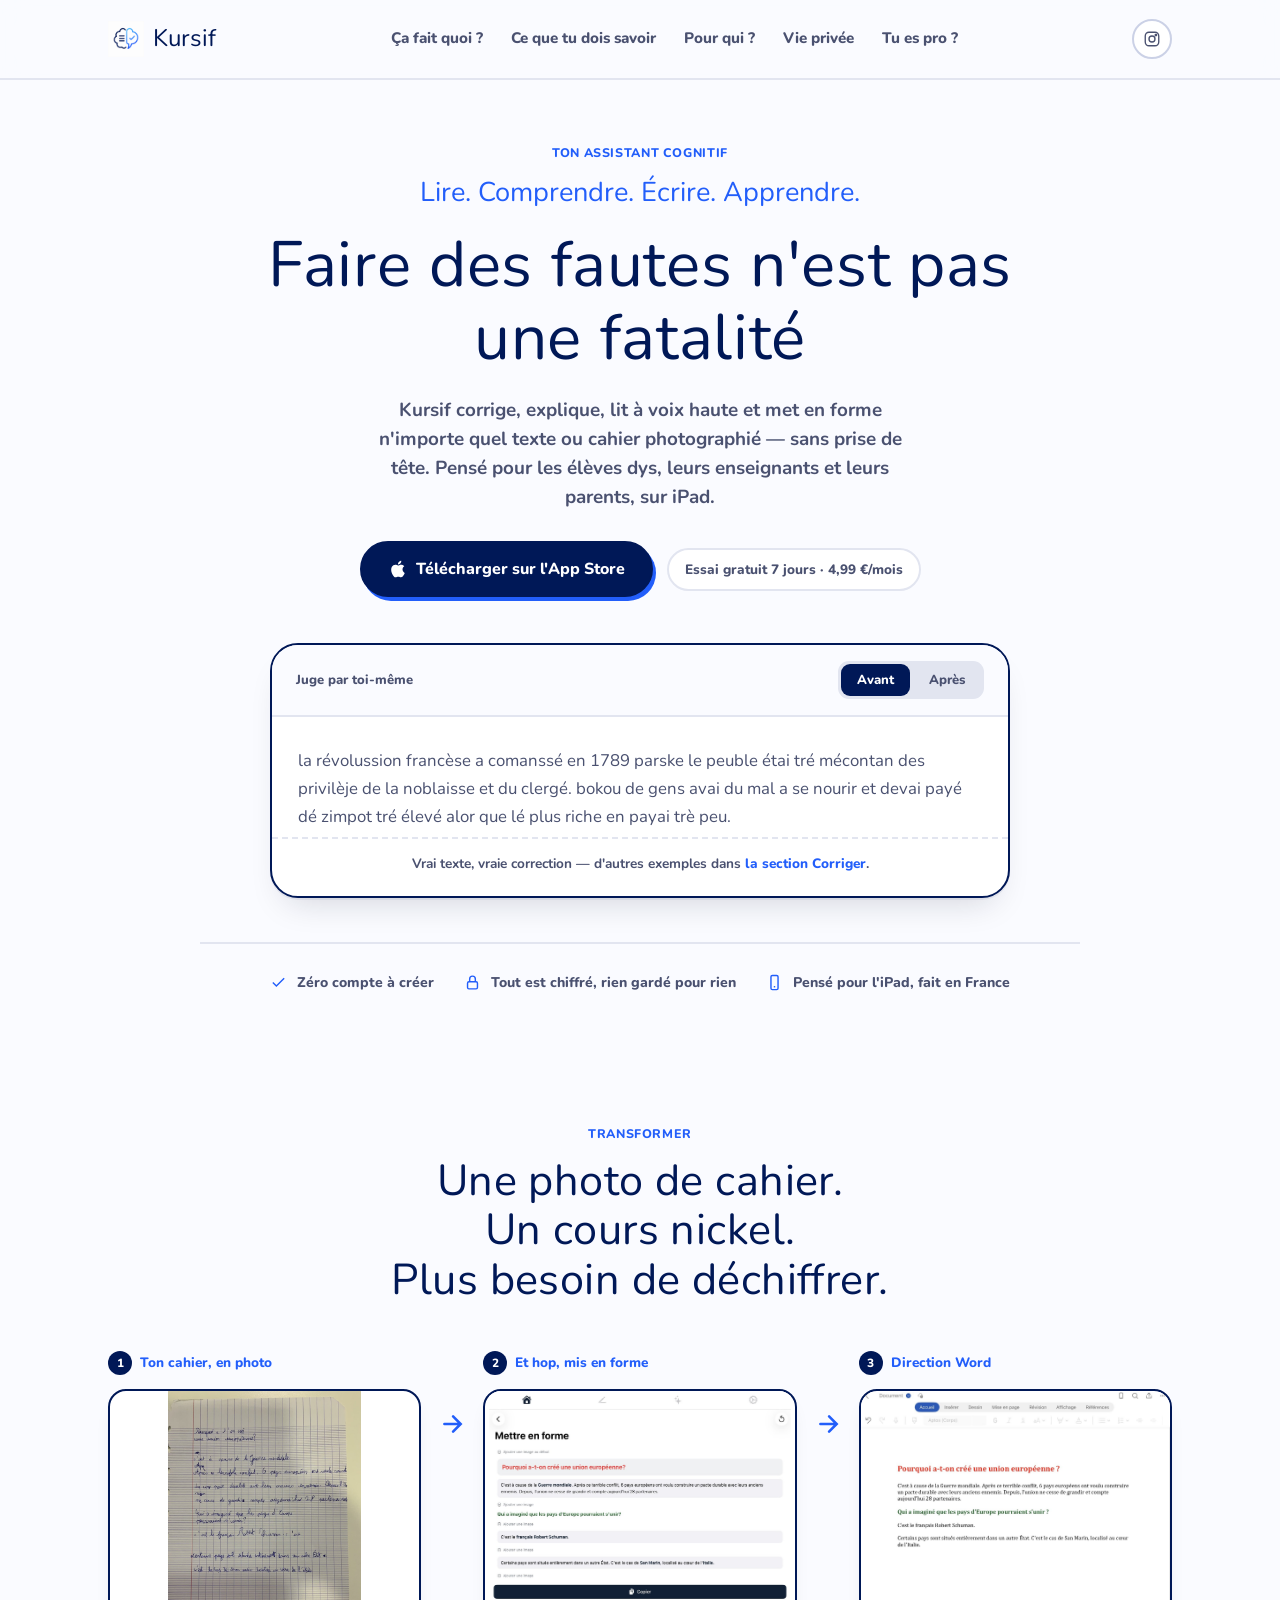
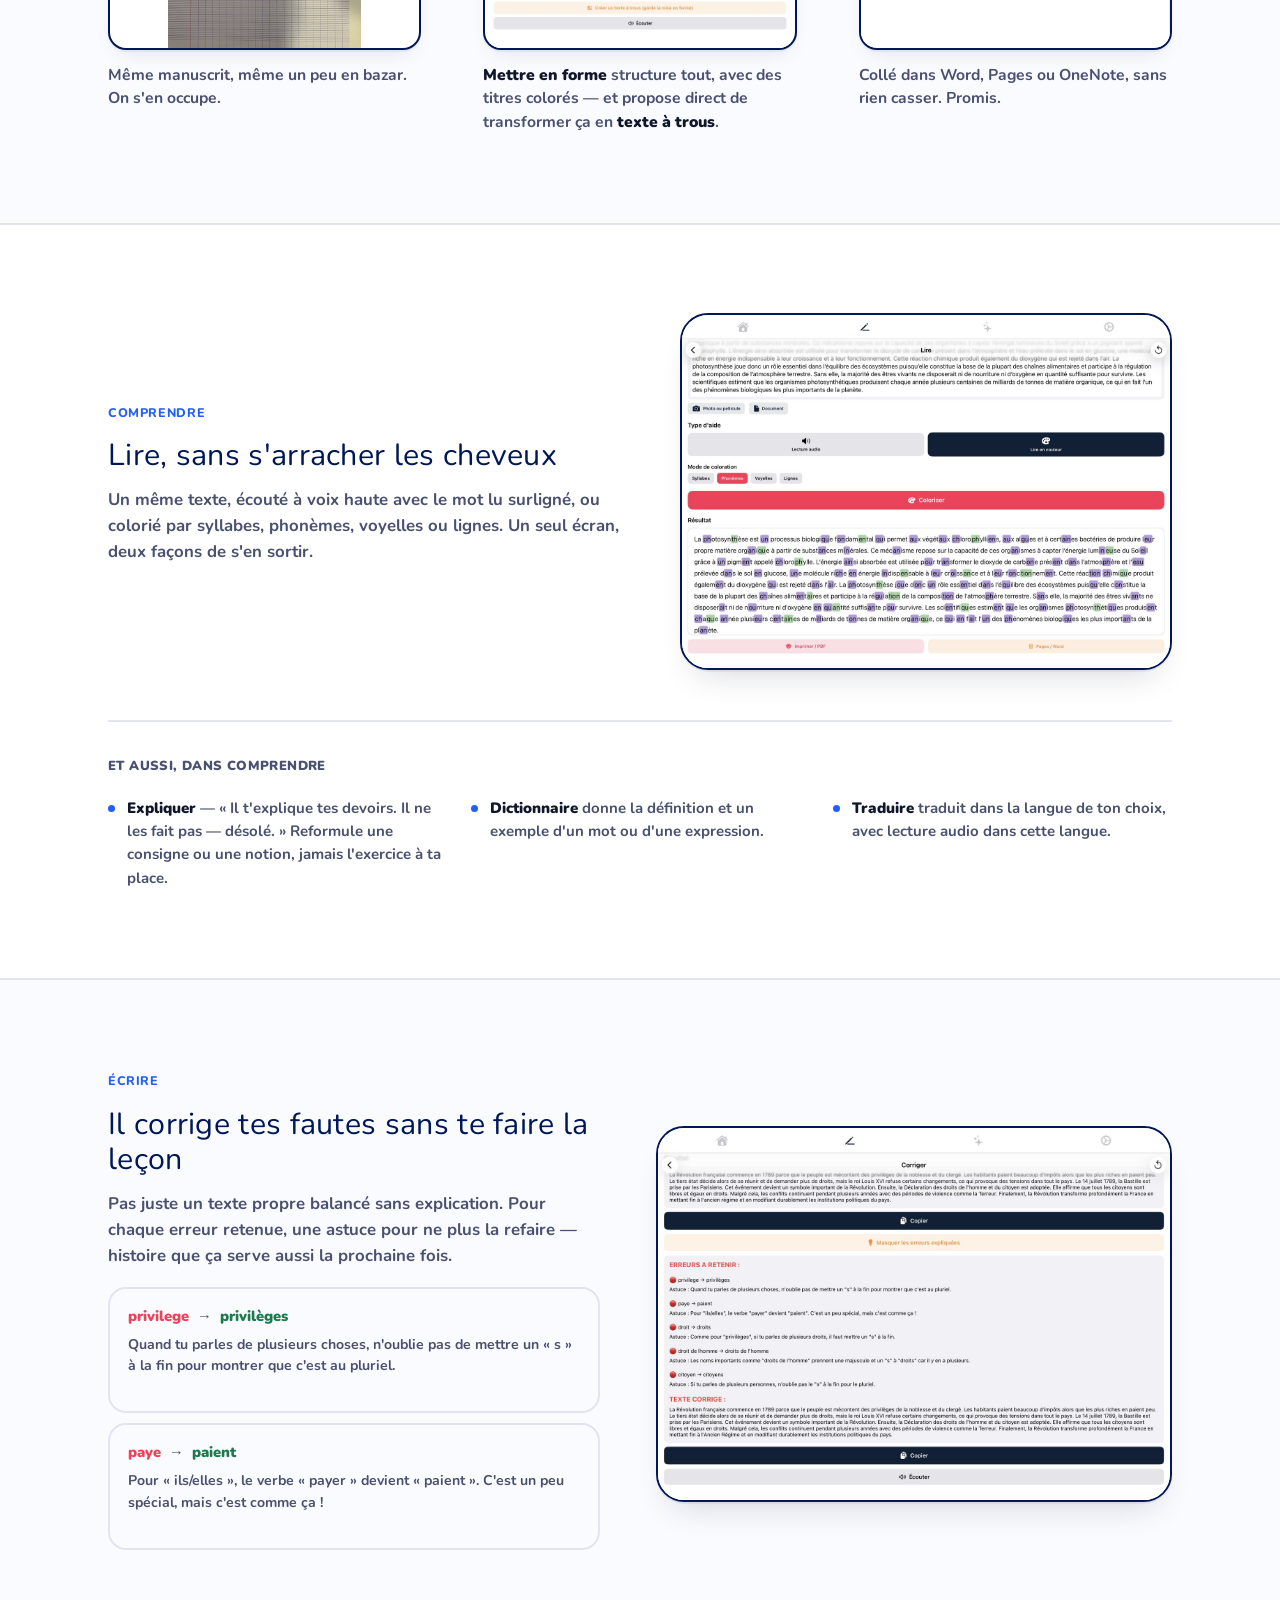
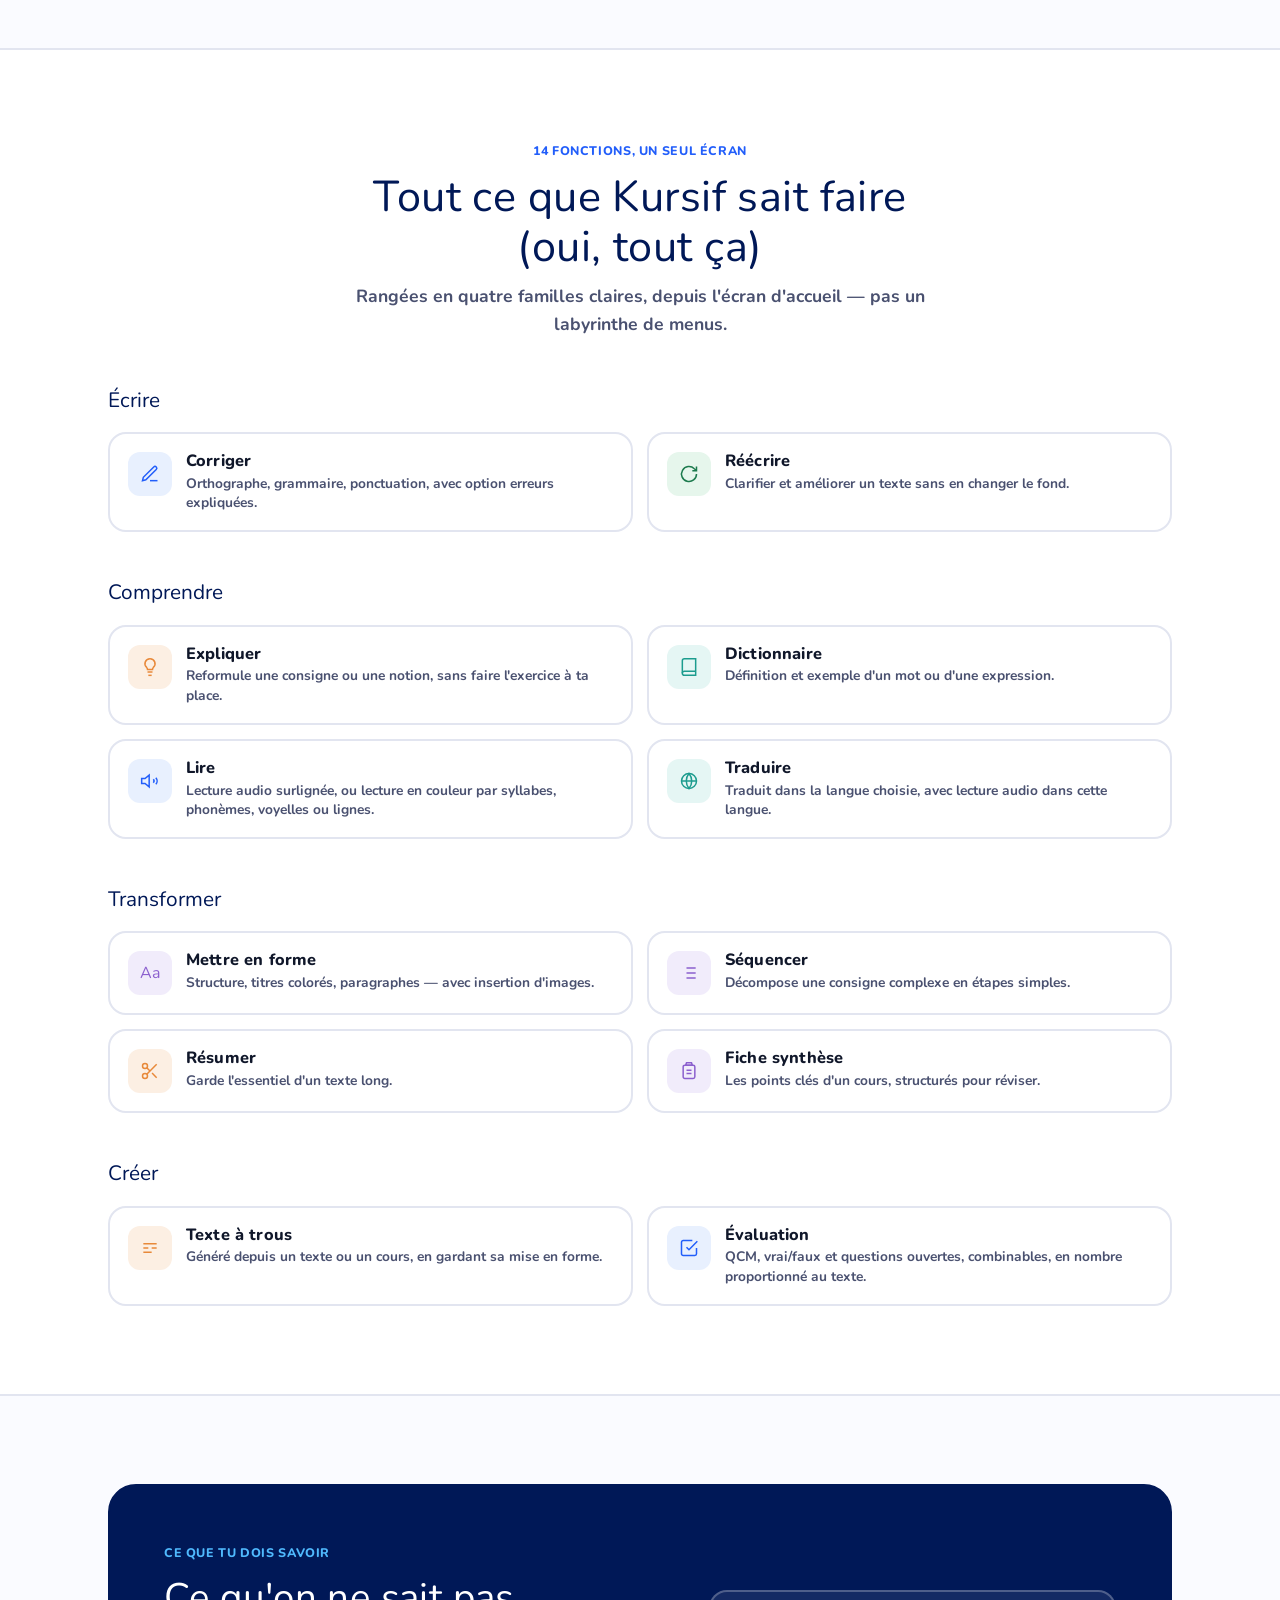
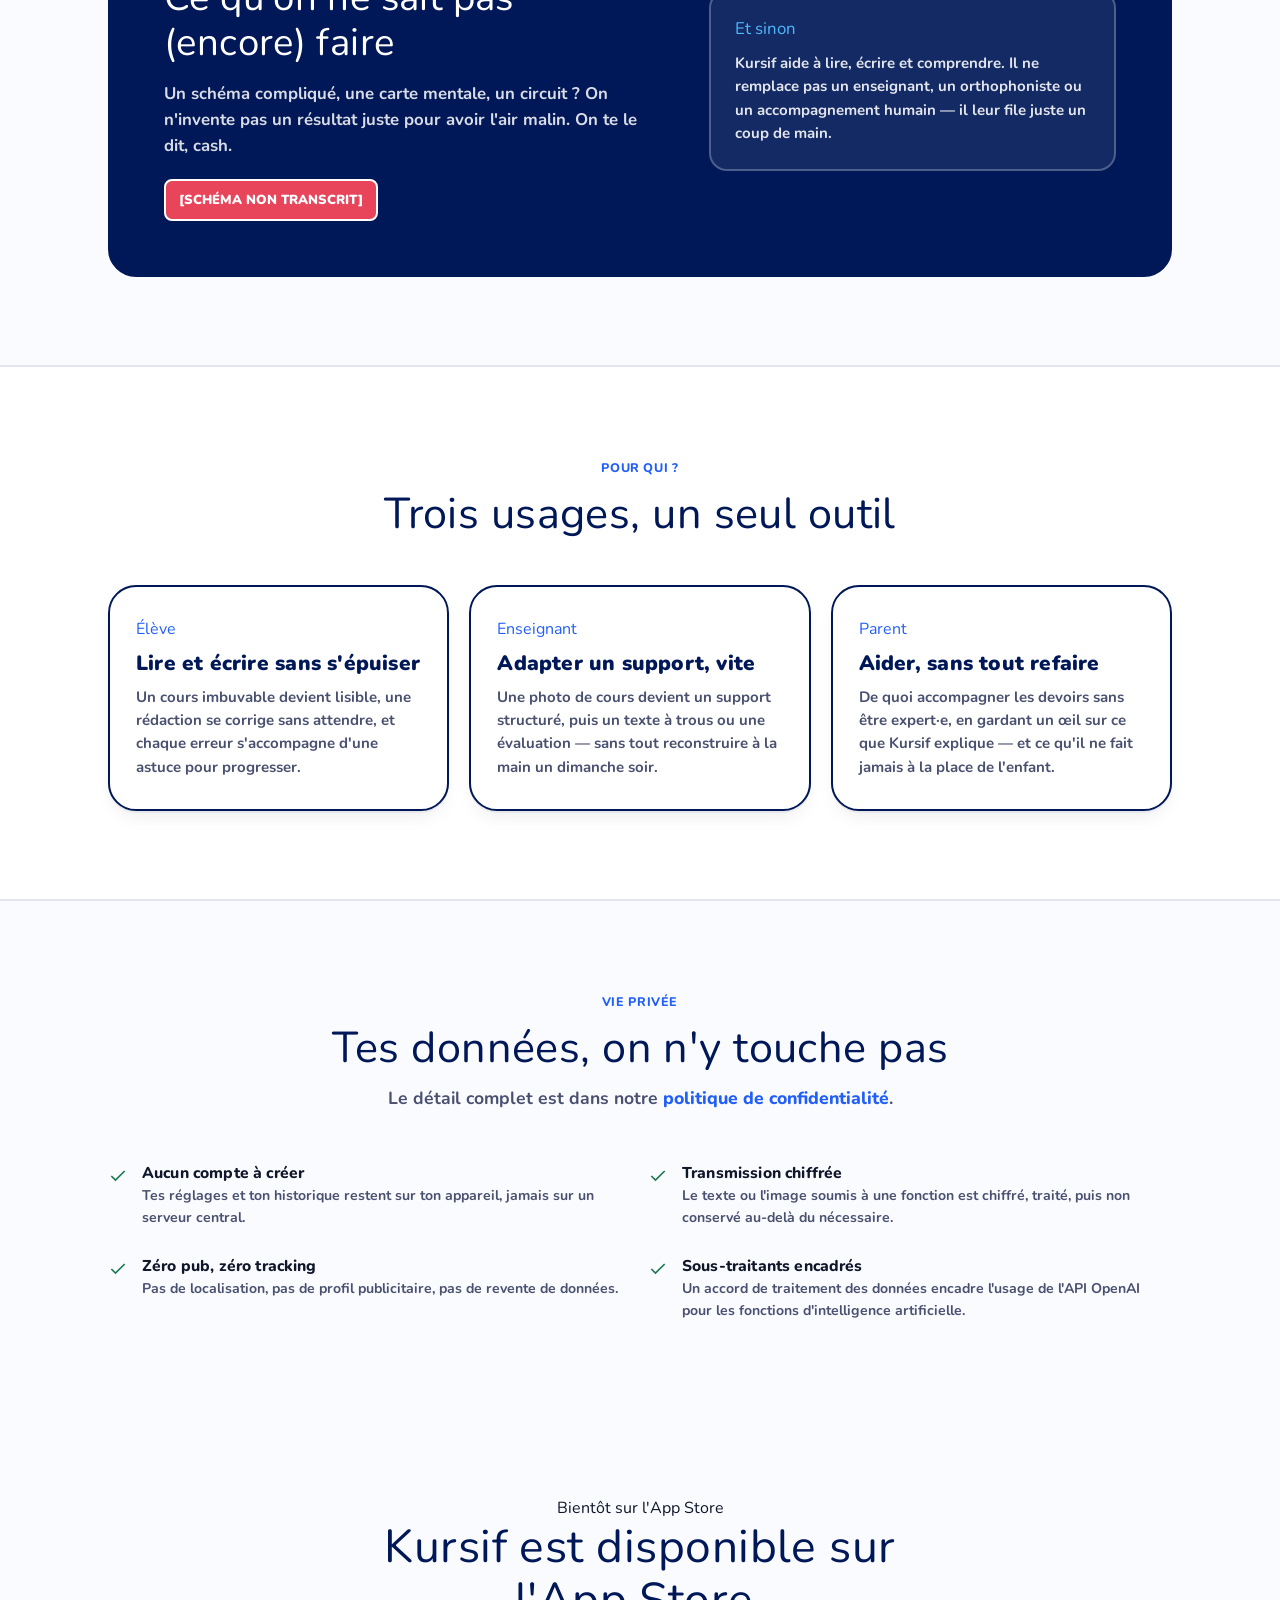
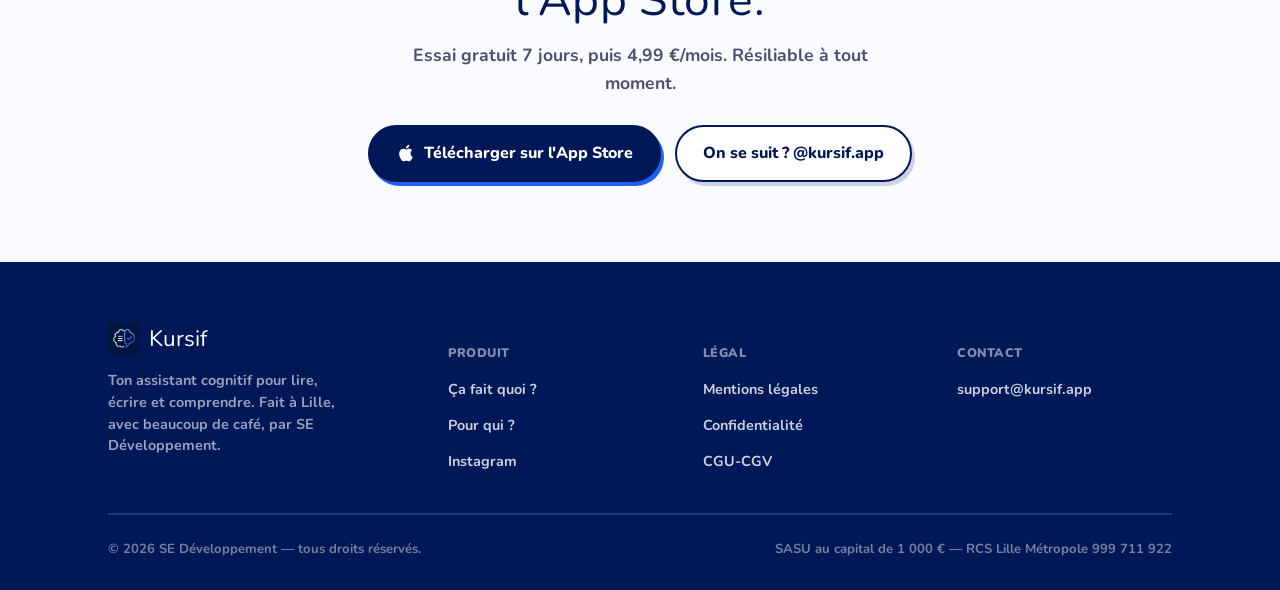
<file: index.html>
<!DOCTYPE html>
<html lang="fr">
<head>
<meta charset="UTF-8">
<meta name="viewport" content="width=device-width, initial-scale=1.0">
<title>Kursif — Ton assistant cognitif</title>
<meta name="description" content="Kursif corrige, reformule, lit à voix haute et met en forme tes textes et tes cahiers. Pensé pour les élèves dys, leurs enseignants et leurs parents, sur iPad.">
<meta property="og:type" content="website">
<meta property="og:url" content="https://kursif.app">
<meta property="og:title" content="Kursif, ton assistant cognitif">
<meta property="og:description" content="Kursif corrige, reformule, lit à voix haute et met en forme tes textes et tes cahiers. Pensé pour les élèves dys, leurs enseignants et leurs parents, sur iPad.">
<meta property="og:image" content="https://kursif.app/assets/og-image.png">
<meta property="og:image:width" content="1200">
<meta property="og:image:height" content="630">
<meta name="twitter:card" content="summary_large_image">
<meta name="twitter:title" content="Kursif, ton assistant cognitif">
<meta name="twitter:description" content="Kursif corrige, reformule, lit à voix haute et met en forme tes textes et tes cahiers.">
<meta name="twitter:image" content="https://kursif.app/assets/og-image.png">
<link rel="icon" href="assets/logo.png">
<link rel="stylesheet" href="styles.css">
<style>
  .mobile-menu-toggle { display: none; }
  @media (max-width: 900px) {
    .mobile-menu-toggle {
      display: inline-flex;
      align-items: center;
      justify-content: center;
    }
    .site-header .wrap {
      position: relative;
    }
    .main-nav {
      display: none;
      position: absolute;
      top: 100%;
      left: 0;
      right: 0;
      z-index: 50;
      background: #FAFBFF;
      border-bottom: 1px solid #E2E5F0;
      flex-direction: column;
      align-items: stretch;
      padding: 8px 20px 16px;
      gap: 2px;
      box-shadow: 0 12px 24px -12px rgba(0,24,87,0.18);
    }
    .main-nav.is-open {
      display: flex;
    }
    .main-nav a {
      padding: 12px 4px;
      border-bottom: 1px solid #E2E5F0;
    }
    .main-nav a:last-child {
      border-bottom: none;
    }
  }
</style>
</head>
<body>

<header class="site-header">
  <div class="wrap">
    <a href="#top" class="brand"><img src="assets/logo.png" alt="Logo Kursif"> Kursif</a>
    <nav class="main-nav" id="mainNav">
      <a href="#fonctionnalites">Ça fait quoi ?</a>
      <a href="#honnetete">Ce que tu dois savoir</a>
      <a href="#pour-qui">Pour qui ?</a>
      <a href="#confidentialite">Vie privée</a>
      <a href="acces-pro.html">Tu es pro ?</a>
    </nav>
    <div class="header-actions">
      <a class="icon-btn" href="https://instagram.com/kursif.app" target="_blank" rel="noopener" aria-label="Kursif sur Instagram">
        <svg width="18" height="18" viewBox="0 0 24 24" fill="none" stroke="currentColor" stroke-width="1.8"><rect x="3" y="3" width="18" height="18" rx="5"/><circle cx="12" cy="12" r="4"/><circle cx="17.2" cy="6.8" r="1"/></svg>
      </a>
              <button type="button" class="icon-btn mobile-menu-toggle" id="mobileMenuToggle" aria-label="Menu" aria-expanded="false" aria-controls="mainNav">
          <svg width="18" height="18" viewBox="0 0 24 24" fill="none" stroke="currentColor" stroke-width="1.8" stroke-linecap="round"><line x1="3" y1="6" x2="21" y2="6"></line><line x1="3" y1="12" x2="21" y2="12"></line><line x1="3" y1="18" x2="21" y2="18"></line></svg>
        </button>
    </div>
  </div>
</header>

<main id="top">

  <!-- ============ HERO ============ -->
  <section class="hero">
    <div class="wrap">
      <div class="hero-top">
        <span class="eyebrow">Ton assistant cognitif</span>
        <p class="hero-tagline">Lire. Comprendre. Écrire. Apprendre.</p>
        <h1>Faire des fautes n'est pas une fatalité</h1>
        <p class="hero-sub">Kursif corrige, explique, lit à voix haute et met en forme n'importe quel texte ou cahier photographié — sans prise de tête. Pensé pour les élèves dys, leurs enseignants et leurs parents, sur iPad.</p>
        <div class="hero-cta-row">
          <a class="btn btn-primary" href="https://apps.apple.com/fr/app/kursif/id6785302565" target="_blank" rel="noopener">
            <svg width="20" height="20" viewBox="0 0 24 24" fill="currentColor"><path d="M18.71 19.5c-.83 1.24-1.71 2.45-3.05 2.47-1.34.03-1.77-.79-3.29-.79-1.53 0-2 .77-3.27.82-1.31.05-2.3-1.32-3.14-2.53C4.25 17 2.94 12.45 4.7 9.39c.87-1.52 2.43-2.48 4.12-2.51 1.28-.02 2.5.87 3.29.87.78 0 2.26-1.07 3.8-.91.65.03 2.47.26 3.64 1.98-.09.06-2.17 1.28-2.15 3.81.03 3.02 2.65 4.03 2.68 4.04-.03.07-.42 1.44-1.38 2.83M13 3.5c.73-.83 1.94-1.46 2.94-1.5.13 1.17-.34 2.35-1.04 3.19-.69.85-1.83 1.51-2.95 1.42-.15-1.15.41-2.35 1.05-3.11z"/></svg>
            Télécharger sur l'App Store
          </a>
          <span class="trial-badge">Essai gratuit 7 jours · 4,99 €/mois</span>
        </div>
      </div>

      <!-- interactive before/after demo -->
      <div class="demo-card">
        <div class="demo-bar">
          <span class="demo-bar-label">Juge par toi-même</span>
          <div class="toggle-pair" role="group" aria-label="Avant ou après correction">
            <button type="button" id="btnBefore" class="is-on">Avant</button>
            <button type="button" id="btnAfter">Après</button>
          </div>
        </div>
        <div class="demo-body">
          <p class="demo-text before" id="textBefore">la révolussion francèse a comanssé en 1789 parske le peuble étai tré mécontan des privilèje de la noblaisse et du clergé. bokou de gens avai du mal a se nourir et devai payé dé zimpot tré élevé alor que lé plus riche en payai trè peu.</p>
          <p class="demo-text after is-hidden" id="textAfter">La révolution française a commencé en 1789 parce que le peuple était très mécontent des privilèges de la noblesse et du clergé. Beaucoup de gens avaient du mal à se nourrir et devaient payer des impôts très élevés alors que les plus riches en payaient très peu.</p>
        </div>
        <p class="demo-foot">Vrai texte, vraie correction — d'autres exemples dans <a href="#corriger">la section Corriger</a>.</p>
      </div>

      <div class="trust-row">
        <div class="trust-item"><svg width="17" height="17" viewBox="0 0 24 24" fill="none" stroke="currentColor" stroke-width="2"><path d="M20 6 9 17l-5-5"/></svg> Zéro compte à créer</div>
        <div class="trust-item"><svg width="17" height="17" viewBox="0 0 24 24" fill="none" stroke="currentColor" stroke-width="2"><rect x="5" y="11" width="14" height="10" rx="2"/><path d="M8 11V7a4 4 0 1 1 8 0v4"/></svg> Tout est chiffré, rien gardé pour rien</div>
        <div class="trust-item"><svg width="17" height="17" viewBox="0 0 24 24" fill="none" stroke="currentColor" stroke-width="2"><rect x="7" y="2" width="10" height="20" rx="2"/><path d="M11 18h2"/></svg> Pensé pour l'iPad, fait en France</div>
      </div>
    </div>
  </section>

  <!-- ============ CHAINE PEDAGOGIQUE ============ -->
  <section class="section" id="fonctionnalites">
    <div class="wrap">
      <div class="section-head center">
        <span class="eyebrow">Transformer</span>
        <h2>Une photo de cahier.<br>Un cours nickel.<br>Plus besoin de déchiffrer.</h2>
      </div>

      <div class="chain">
        <div class="chain-step">
          <span class="chain-num"><span class="n">1</span> Ton cahier, en photo</span>
          <div class="chain-figure"><img src="assets/photo-cahier.jpeg" alt="Photo d'un cahier d'élève écrit à la main, prise avec l'appareil photo de l'iPad"></div>
          <p class="chain-cap">Même manuscrit, même un peu en bazar. On s'en occupe.</p>
        </div>
        <div class="chain-arrow"><svg width="26" height="26" viewBox="0 0 24 24" fill="none" stroke="currentColor" stroke-width="2.4" stroke-linecap="round"><path d="M5 12h14M13 5l7 7-7 7"/></svg></div>
        <div class="chain-step">
          <span class="chain-num"><span class="n">2</span> Et hop, mis en forme</span>
          <div class="chain-figure"><img src="assets/screenshot-mef-apres.jpg" alt="Résultat de la fonction Mettre en forme : cours structuré avec titres rouge et vert, et bouton Créer un texte à trous"></div>
          <p class="chain-cap"><strong>Mettre en forme</strong> structure tout, avec des titres colorés — et propose direct de transformer ça en <strong>texte à trous</strong>.</p>
        </div>
        <div class="chain-arrow"><svg width="26" height="26" viewBox="0 0 24 24" fill="none" stroke="currentColor" stroke-width="2.4" stroke-linecap="round"><path d="M5 12h14M13 5l7 7-7 7"/></svg></div>
        <div class="chain-step">
          <span class="chain-num"><span class="n">3</span> Direction Word</span>
          <div class="chain-figure"><img src="assets/screenshot-export-word.jpg" alt="Le même cours collé dans Word, avec les titres colorés conservés"></div>
          <p class="chain-cap">Collé dans Word, Pages ou OneNote, sans rien casser. Promis.</p>
        </div>
      </div>
    </div>
  </section>

  <!-- ============ LIRE ============ -->
  <section class="section section-alt">
    <div class="wrap">
      <div class="showcase">
        <div class="showcase-text">
          <span class="eyebrow">Comprendre</span>
          <h3 style="margin-top:14px;">Lire, sans s'arracher les cheveux</h3>
          <p>Un même texte, écouté à voix haute avec le mot lu surligné, ou colorié par syllabes, phonèmes, voyelles ou lignes. Un seul écran, deux façons de s'en sortir.</p>
        </div>
        <div class="showcase-figure"><img src="assets/screenshot-lire-couleur.jpg" alt="Texte sur la photosynthèse colorié par syllabes et phonèmes en violet et vert dans la fonction Lire"></div>
      </div>

      <div class="also-row">
        <span class="also-label">Et aussi, dans Comprendre</span>
        <ul class="mini-list mini-list-grid">
          <li><span class="mini-dot"></span><span><strong>Expliquer</strong> — « Il t'explique tes devoirs. Il ne les fait pas — désolé. » Reformule une consigne ou une notion, jamais l'exercice à ta place.</span></li>
          <li><span class="mini-dot"></span><span><strong>Dictionnaire</strong> donne la définition et un exemple d'un mot ou d'une expression.</span></li>
          <li><span class="mini-dot"></span><span><strong>Traduire</strong> traduit dans la langue de ton choix, avec lecture audio dans cette langue.</span></li>
        </ul>
      </div>
    </div>
  </section>

  <!-- ============ CORRIGER ============ -->
  <section class="section" id="corriger">
    <div class="wrap">
      <div class="showcase reverse">
        <div class="showcase-figure"><img src="assets/screenshot-corriger-erreurs.jpg" alt="Capture de la fonction Corriger affichant les erreurs expliquées avec des astuces pédagogiques"></div>
        <div class="showcase-text">
          <span class="eyebrow">Écrire</span>
          <h3 style="margin-top:14px;">Il corrige tes fautes sans te faire la leçon</h3>
          <p>Pas juste un texte propre balancé sans explication. Pour chaque erreur retenue, une astuce pour ne plus la refaire — histoire que ça serve aussi la prochaine fois.</p>
          <div class="tip-card">
            <div class="tip-fix">privilege <span class="arrow">→</span> <span class="after">privilèges</span></div>
            <p>Quand tu parles de plusieurs choses, n'oublie pas de mettre un « s » à la fin pour montrer que c'est au pluriel.</p>
          </div>
          <div class="tip-card">
            <div class="tip-fix">paye <span class="arrow">→</span> <span class="after">paient</span></div>
            <p>Pour « ils/elles », le verbe « payer » devient « paient ». C'est un peu spécial, mais c'est comme ça !</p>
          </div>
        </div>
      </div>
    </div>
  </section>

  <!-- ============ TOUTES LES FONCTIONS ============ -->
  <section class="section section-alt">
    <div class="wrap">
      <div class="section-head center">
        <span class="eyebrow">14 fonctions, un seul écran</span>
        <h2>Tout ce que Kursif sait faire<br>(oui, tout ça)</h2>
        <p>Rangées en quatre familles claires, depuis l'écran d'accueil — pas un labyrinthe de menus.</p>
      </div>

      <div class="func-categories">
        <div>
          <span class="func-cat-label">Écrire</span>
          <div class="func-grid">
            <div class="func-card">
              <div class="func-icon" style="background:#E8F0FE;color:#225EFA;"><svg width="20" height="20" viewBox="0 0 24 24" fill="none" stroke="currentColor" stroke-width="1.8"><path d="M12 20h9"/><path d="M16.5 3.5a2.1 2.1 0 0 1 3 3L7 19l-4 1 1-4Z"/></svg></div>
              <div><h4>Corriger</h4><p>Orthographe, grammaire, ponctuation, avec option erreurs expliquées.</p></div>
            </div>
            <div class="func-card">
              <div class="func-icon" style="background:#E6F6EC;color:#1C7A4D;"><svg width="20" height="20" viewBox="0 0 24 24" fill="none" stroke="currentColor" stroke-width="1.8"><path d="M21 12a9 9 0 1 1-2.6-6.3L21 8"/><path d="M21 3v5h-5"/></svg></div>
              <div><h4>Réécrire</h4><p>Clarifier et améliorer un texte sans en changer le fond.</p></div>
            </div>
          </div>
        </div>

        <div>
          <span class="func-cat-label">Comprendre</span>
          <div class="func-grid">
            <div class="func-card">
              <div class="func-icon" style="background:#FCEFE3;color:#E8893A;"><svg width="20" height="20" viewBox="0 0 24 24" fill="none" stroke="currentColor" stroke-width="1.8"><path d="M9 18h6"/><path d="M10 22h4"/><path d="M12 2a6 6 0 0 0-4 10.5c.6.6 1 1.3 1 2.5h6c0-1.2.4-1.9 1-2.5A6 6 0 0 0 12 2Z"/></svg></div>
              <div><h4>Expliquer</h4><p>Reformule une consigne ou une notion, sans faire l'exercice à ta place.</p></div>
            </div>
            <div class="func-card">
              <div class="func-icon" style="background:#E5F6F4;color:#1C9C8E;"><svg width="20" height="20" viewBox="0 0 24 24" fill="none" stroke="currentColor" stroke-width="1.8"><path d="M4 19.5A2.5 2.5 0 0 1 6.5 17H20"/><path d="M6.5 2H20v20H6.5A2.5 2.5 0 0 1 4 19.5v-15A2.5 2.5 0 0 1 6.5 2Z"/></svg></div>
              <div><h4>Dictionnaire</h4><p>Définition et exemple d'un mot ou d'une expression.</p></div>
            </div>
            <div class="func-card">
              <div class="func-icon" style="background:#E8F0FE;color:#225EFA;"><svg width="20" height="20" viewBox="0 0 24 24" fill="none" stroke="currentColor" stroke-width="1.8"><path d="M11 5 6 9H2v6h4l5 4Z"/><path d="M19 8a6 6 0 0 1 0 8M16 10a3 3 0 0 1 0 4"/></svg></div>
              <div><h4>Lire</h4><p>Lecture audio surlignée, ou lecture en couleur par syllabes, phonèmes, voyelles ou lignes.</p></div>
            </div>
            <div class="func-card">
              <div class="func-icon" style="background:#E5F6F4;color:#1C9C8E;"><svg width="20" height="20" viewBox="0 0 24 24" fill="none" stroke="currentColor" stroke-width="1.8"><circle cx="12" cy="12" r="9"/><path d="M3 12h18M12 3a14 14 0 0 1 0 18 14 14 0 0 1 0-18Z"/></svg></div>
              <div><h4>Traduire</h4><p>Traduit dans la langue choisie, avec lecture audio dans cette langue.</p></div>
            </div>
          </div>
        </div>

        <div>
          <span class="func-cat-label">Transformer</span>
          <div class="func-grid">
            <div class="func-card">
              <div class="func-icon" style="background:#F1ECFB;color:#8B5FCE;font-family:var(--font-display);font-size:1rem;">Aa</div>
              <div><h4>Mettre en forme</h4><p>Structure, titres colorés, paragraphes — avec insertion d'images.</p></div>
            </div>
            <div class="func-card">
              <div class="func-icon" style="background:#F1ECFB;color:#8B5FCE;"><svg width="20" height="20" viewBox="0 0 24 24" fill="none" stroke="currentColor" stroke-width="1.8"><path d="M9 6h11M9 12h11M9 18h11"/><path d="M4 6h.01M4 12h.01M4 18h.01"/></svg></div>
              <div><h4>Séquencer</h4><p>Décompose une consigne complexe en étapes simples.</p></div>
            </div>
            <div class="func-card">
              <div class="func-icon" style="background:#FCEFE3;color:#E8893A;"><svg width="20" height="20" viewBox="0 0 24 24" fill="none" stroke="currentColor" stroke-width="1.8"><circle cx="6" cy="6" r="3"/><circle cx="6" cy="18" r="3"/><path d="M20 4 8.12 15.88M14.47 14.48 20 20M8.12 8.12 12 12"/></svg></div>
              <div><h4>Résumer</h4><p>Garde l'essentiel d'un texte long.</p></div>
            </div>
            <div class="func-card">
              <div class="func-icon" style="background:#F1ECFB;color:#8B5FCE;"><svg width="20" height="20" viewBox="0 0 24 24" fill="none" stroke="currentColor" stroke-width="1.8"><path d="M9 2h6l1 3H8z"/><rect x="5" y="5" width="14" height="16" rx="2"/><path d="M9 11h6M9 15h6"/></svg></div>
              <div><h4>Fiche synthèse</h4><p>Les points clés d'un cours, structurés pour réviser.</p></div>
            </div>
          </div>
        </div>

        <div>
          <span class="func-cat-label">Créer</span>
          <div class="func-grid">
            <div class="func-card">
              <div class="func-icon" style="background:#FCEFE3;color:#E8893A;"><svg width="20" height="20" viewBox="0 0 24 24" fill="none" stroke="currentColor" stroke-width="1.8"><path d="M4 7h16M4 12h6m4 0h6M4 17h10"/></svg></div>
              <div><h4>Texte à trous</h4><p>Généré depuis un texte ou un cours, en gardant sa mise en forme.</p></div>
            </div>
            <div class="func-card">
              <div class="func-icon" style="background:#E8F0FE;color:#225EFA;"><svg width="20" height="20" viewBox="0 0 24 24" fill="none" stroke="currentColor" stroke-width="1.8"><path d="m9 11 3 3L22 4"/><path d="M21 12v7a2 2 0 0 1-2 2H5a2 2 0 0 1-2-2V5a2 2 0 0 1 2-2h11"/></svg></div>
              <div><h4>Évaluation</h4><p>QCM, vrai/faux et questions ouvertes, combinables, en nombre proportionné au texte.</p></div>
            </div>
          </div>
        </div>
      </div>
    </div>
  </section>

  <!-- ============ HONNETETE ============ -->
  <section class="section" id="honnetete">
    <div class="wrap">
      <div class="honesty-card">
        <div>
          <span class="eyebrow on-dark">Ce que tu dois savoir</span>
          <h2>Ce qu'on ne sait pas (encore) faire</h2>
          <p>Un schéma compliqué, une carte mentale, un circuit ? On n'invente pas un résultat juste pour avoir l'air malin. On te le dit, cash.</p>
          <span class="schema-chip">[SCHÉMA NON TRANSCRIT]</span>
        </div>
        <div class="honesty-aside">
          <span class="label">Et sinon</span>
          <p>Kursif aide à lire, écrire et comprendre. Il ne remplace pas un enseignant, un orthophoniste ou un accompagnement humain — il leur file juste un coup de main.</p>
        </div>
      </div>
    </div>
  </section>

  <!-- ============ POUR QUI ============ -->
  <section class="section section-alt" id="pour-qui">
    <div class="wrap">
      <div class="section-head center">
        <span class="eyebrow">Pour qui ?</span>
        <h2>Trois usages, un seul outil</h2>
      </div>
      <div class="audience-grid">
        <div class="audience-card">
          <span class="tag">Élève</span>
          <h3>Lire et écrire sans s'épuiser</h3>
          <p>Un cours imbuvable devient lisible, une rédaction se corrige sans attendre, et chaque erreur s'accompagne d'une astuce pour progresser.</p>
        </div>
        <div class="audience-card">
          <span class="tag">Enseignant</span>
          <h3>Adapter un support, vite</h3>
          <p>Une photo de cours devient un support structuré, puis un texte à trous ou une évaluation — sans tout reconstruire à la main un dimanche soir.</p>
        </div>
        <div class="audience-card">
          <span class="tag">Parent</span>
          <h3>Aider, sans tout refaire</h3>
          <p>De quoi accompagner les devoirs sans être expert·e, en gardant un œil sur ce que Kursif explique — et ce qu'il ne fait jamais à la place de l'enfant.</p>
        </div>
      </div>
    </div>
  </section>

  <!-- ============ CONFIDENTIALITE ============ -->
  <section class="section" id="confidentialite">
    <div class="wrap">
      <div class="section-head center">
        <span class="eyebrow">Vie privée</span>
        <h2>Tes données, on n'y touche pas</h2>
        <p>Le détail complet est dans notre <a href="confidentialite.html" style="color:var(--blue);font-weight:800;">politique de confidentialité</a>.</p>
      </div>
      <div class="privacy-grid">
        <div class="privacy-item">
          <svg width="20" height="20" viewBox="0 0 24 24" fill="none" stroke="currentColor" stroke-width="2"><path d="M20 6 9 17l-5-5"/></svg>
          <div><h4>Aucun compte à créer</h4><p>Tes réglages et ton historique restent sur ton appareil, jamais sur un serveur central.</p></div>
        </div>
        <div class="privacy-item">
          <svg width="20" height="20" viewBox="0 0 24 24" fill="none" stroke="currentColor" stroke-width="2"><path d="M20 6 9 17l-5-5"/></svg>
          <div><h4>Transmission chiffrée</h4><p>Le texte ou l'image soumis à une fonction est chiffré, traité, puis non conservé au-delà du nécessaire.</p></div>
        </div>
        <div class="privacy-item">
          <svg width="20" height="20" viewBox="0 0 24 24" fill="none" stroke="currentColor" stroke-width="2"><path d="M20 6 9 17l-5-5"/></svg>
          <div><h4>Zéro pub, zéro tracking</h4><p>Pas de localisation, pas de profil publicitaire, pas de revente de données.</p></div>
        </div>
        <div class="privacy-item">
          <svg width="20" height="20" viewBox="0 0 24 24" fill="none" stroke="currentColor" stroke-width="2"><path d="M20 6 9 17l-5-5"/></svg>
          <div><h4>Sous-traitants encadrés</h4><p>Un accord de traitement des données encadre l'usage de l'API OpenAI pour les fonctions d'intelligence artificielle.</p></div>
        </div>
      </div>
    </div>
  </section>

  <!-- ============ FINAL CTA ============ -->
  <section class="final-cta">
    <div class="wrap">
      <span class="badge-soon" style="margin-bottom:22px;"><span class="pulse"></span> Bientôt sur l'App Store</span>
      <h2>Kursif est disponible sur l'App Store.</h2>
      <p>Essai gratuit 7 jours, puis 4,99 €/mois. Résiliable à tout moment.</p>
      <div class="hero-cta-row">
        <a class="btn btn-primary" href="https://apps.apple.com/fr/app/kursif/id6785302565" target="_blank" rel="noopener">
          <svg width="20" height="20" viewBox="0 0 24 24" fill="currentColor"><path d="M18.71 19.5c-.83 1.24-1.71 2.45-3.05 2.47-1.34.03-1.77-.79-3.29-.79-1.53 0-2 .77-3.27.82-1.31.05-2.3-1.32-3.14-2.53C4.25 17 2.94 12.45 4.7 9.39c.87-1.52 2.43-2.48 4.12-2.51 1.28-.02 2.5.87 3.29.87.78 0 2.26-1.07 3.8-.91.65.03 2.47.26 3.64 1.98-.09.06-2.17 1.28-2.15 3.81.03 3.02 2.65 4.03 2.68 4.04-.03.07-.42 1.44-1.38 2.83M13 3.5c.73-.83 1.94-1.46 2.94-1.5.13 1.17-.34 2.35-1.04 3.19-.69.85-1.83 1.51-2.95 1.42-.15-1.15.41-2.35 1.05-3.11z"/></svg>
          Télécharger sur l'App Store
        </a>
        <a class="btn btn-ghost" href="https://instagram.com/kursif.app" target="_blank" rel="noopener">On se suit ? @kursif.app</a>
      </div>
    </div>
  </section>

</main>

<footer class="site-footer">
  <div class="wrap">
    <div class="footer-top">
      <div>
        <a href="#top" class="footer-brand"><img src="assets/logo-navy.png" alt="Logo Kursif"> Kursif</a>
        <p class="footer-tag">Ton assistant cognitif pour lire, écrire et comprendre. Fait à Lille, avec beaucoup de café, par SE Développement.</p>
      </div>
      <div class="footer-col">
        <h5>Produit</h5>
        <ul>
          <li><a href="#fonctionnalites">Ça fait quoi ?</a></li>
          <li><a href="#pour-qui">Pour qui ?</a></li>
          <li><a href="https://instagram.com/kursif.app" target="_blank" rel="noopener">Instagram</a></li>
        </ul>
      </div>
      <div class="footer-col">
        <h5>Légal</h5>
        <ul>
          <li><a href="mentions-legales.html">Mentions légales</a></li>
          <li><a href="confidentialite.html">Confidentialité</a></li>
          <li><a href="cgu-cgv.html">CGU-CGV</a></li>
        </ul>
      </div>
      <div class="footer-col">
        <h5>Contact</h5>
        <ul>
          <li><a href="mailto:support@kursif.app">support@kursif.app</a></li>
        </ul>
      </div>
    </div>
    <div class="footer-bottom">
      <span>© 2026 SE Développement — tous droits réservés.</span>
      <span>SASU au capital de 1 000 € — RCS Lille Métropole 999 711 922</span>
    </div>
  </div>
</footer>

<script>
  // before / after demo toggle
  (function(){
    var btnBefore = document.getElementById('btnBefore');
    var btnAfter = document.getElementById('btnAfter');
    var textBefore = document.getElementById('textBefore');
    var textAfter = document.getElementById('textAfter');
    function showBefore(){
      btnBefore.classList.add('is-on'); btnAfter.classList.remove('is-on');
      textBefore.classList.remove('is-hidden'); textAfter.classList.add('is-hidden');
    }
    function showAfter(){
      btnAfter.classList.add('is-on'); btnBefore.classList.remove('is-on');
      textAfter.classList.remove('is-hidden'); textBefore.classList.add('is-hidden');
    }
    btnBefore.addEventListener('click', showBefore);
    btnAfter.addEventListener('click', showAfter);
  })();
</script>
<script>
  (function () {
    var btn = document.getElementById('mobileMenuToggle');
    var nav = document.getElementById('mainNav');
    if (!btn || !nav) return;
    btn.addEventListener('click', function () {
      var isOpen = nav.classList.toggle('is-open');
      btn.setAttribute('aria-expanded', isOpen ? 'true' : 'false');
    });
    nav.querySelectorAll('a').forEach(function (link) {
      link.addEventListener('click', function () {
        nav.classList.remove('is-open');
        btn.setAttribute('aria-expanded', 'false');
      });
    });
    document.addEventListener('click', function (e) {
      if (!nav.classList.contains('is-open')) return;
      if (nav.contains(e.target) || btn.contains(e.target)) return;
      nav.classList.remove('is-open');
      btn.setAttribute('aria-expanded', 'false');
    });
  })();

</script>

</body>
</html>
</file>
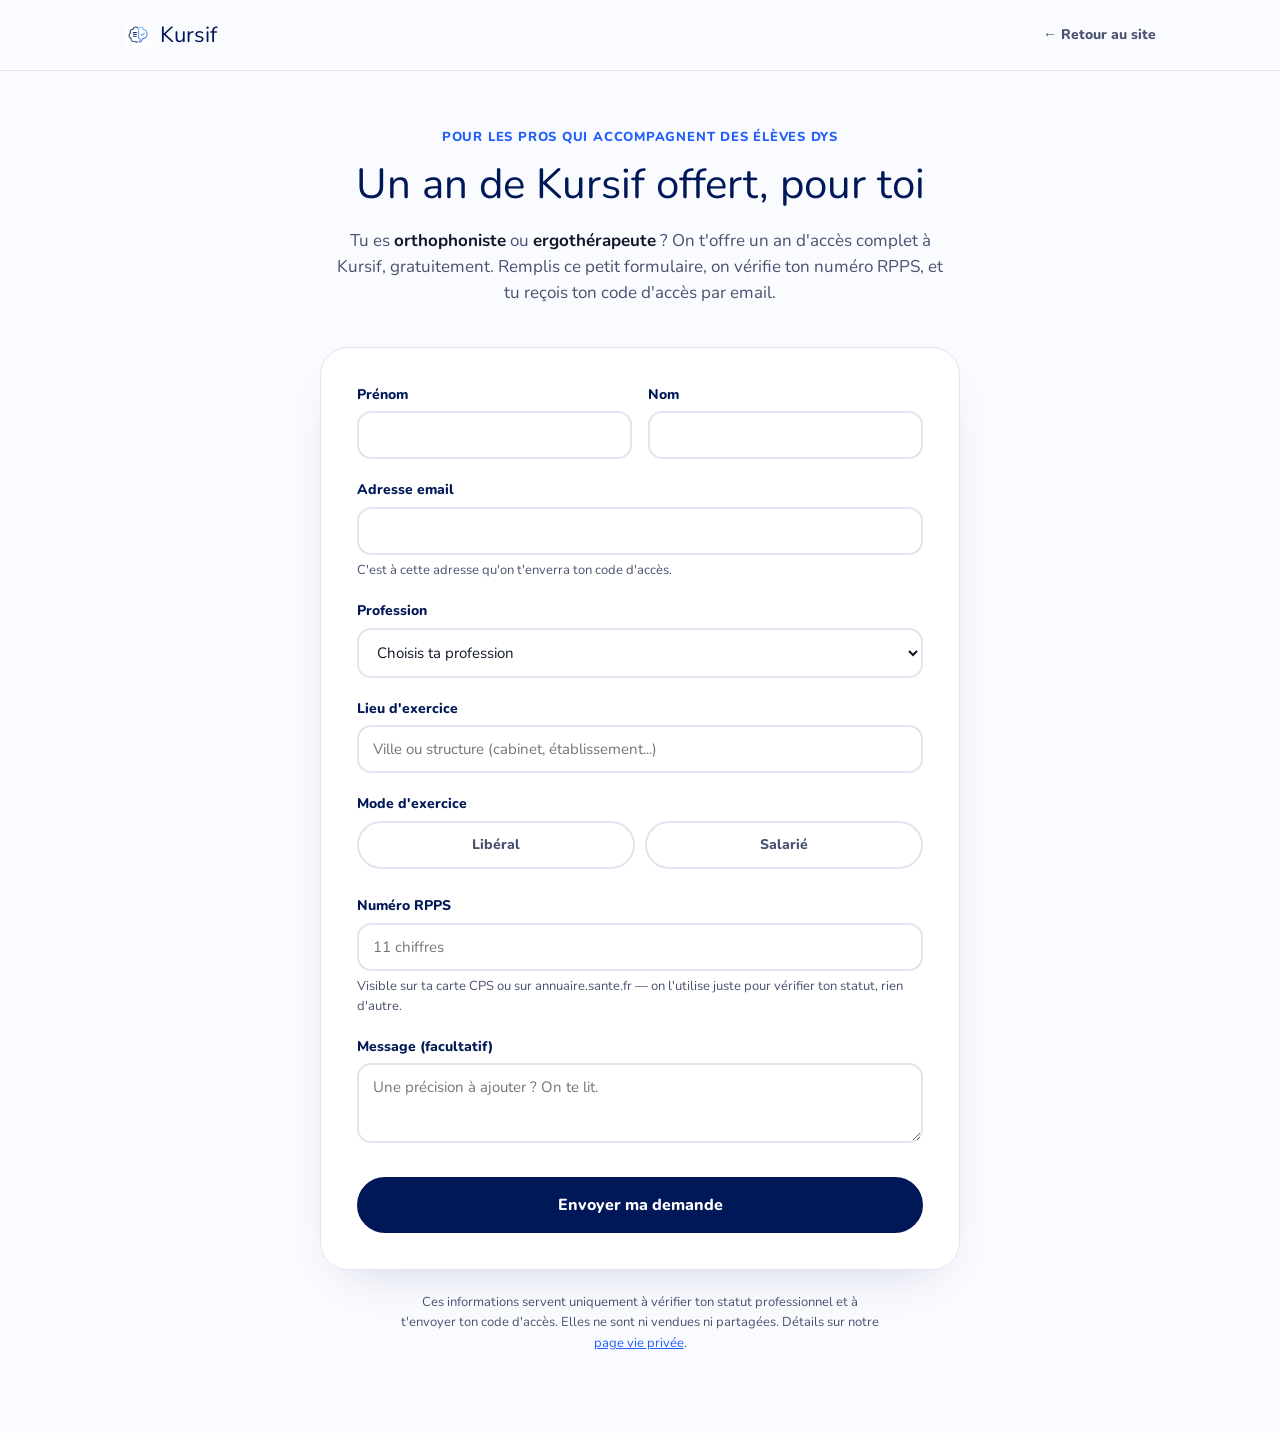
<file: acces-pro.html>
<!doctype html>
<html lang="fr">
<head>
<meta charset="utf-8">
<meta name="viewport" content="width=device-width, initial-scale=1">
<title>Accès pro gratuit — Kursif</title>
<meta name="description" content="Orthophoniste ou ergothérapeute ? Reçois un an d'accès gratuit à Kursif.">
<link rel="icon" href="assets/logo.png">
<link rel="preconnect" href="https://fonts.googleapis.com">
<link rel="preconnect" href="https://fonts.gstatic.com" crossorigin>
<link href="https://fonts.googleapis.com/css2?family=Chewy&family=Nunito:wght@400;600;700;800&display=swap" rel="stylesheet">
<style>
  :root {
    --navy: #001857;
    --text: #10172A;
    --muted: #4A5170;
    --bg: #FAFBFF;
    --accent: #225EFA;
    --border: #E2E5F0;
    --card: #FFFFFF;
    --error: #C0392B;
    --success-bg: #EAF6EC;
    --success-text: #1E6B33;
  }
  * { box-sizing: border-box; }
  html, body { margin: 0; padding: 0; }
  body {
    background: var(--bg);
    color: var(--text);
    font-family: 'Nunito', sans-serif;
    font-weight: 400;
    line-height: 1.55;
    -webkit-font-smoothing: antialiased;
  }
  .wrap { max-width: 1080px; margin: 0 auto; padding: 0 24px; }

  header.site-header {
    border-bottom: 1px solid var(--border);
    background: var(--bg);
  }
  header.site-header .wrap {
    display: flex;
    align-items: center;
    justify-content: space-between;
    padding-top: 18px;
    padding-bottom: 18px;
  }
  .brand {
    display: inline-flex;
    align-items: center;
    gap: 8px;
    font-family: 'Chewy', 'Nunito', sans-serif;
    font-size: 22px;
    color: var(--navy);
    text-decoration: none;
  }
  .brand img { height: 28px; width: 28px; }
  .back-link {
    font-family: 'Nunito', sans-serif;
    font-weight: 800;
    font-size: 14px;
    color: var(--muted);
    text-decoration: none;
  }
  .back-link:hover { color: var(--accent); }

  main { padding: 56px 0 80px; }

  .eyebrow {
    display: block;
    text-align: center;
    font-family: 'Nunito', sans-serif;
    font-weight: 800;
    font-size: 13px;
    letter-spacing: 0.06em;
    text-transform: uppercase;
    color: var(--accent);
    margin-bottom: 14px;
  }
  h1 {
    font-family: 'Chewy', 'Nunito', sans-serif;
    font-weight: 400;
    color: var(--navy);
    font-size: 42px;
    line-height: 1.15;
    text-align: center;
    margin: 0 0 18px;
  }
  .intro {
    max-width: 620px;
    margin: 0 auto 40px;
    text-align: center;
    color: var(--muted);
    font-size: 17px;
  }
  .intro strong { color: var(--text); }

  .card {
    max-width: 640px;
    margin: 0 auto;
    background: var(--card);
    border: 1px solid var(--border);
    border-radius: 28px;
    padding: 36px;
    box-shadow: 0 20px 50px -30px rgba(0, 24, 87, 0.25);
  }

  form .field { margin-bottom: 20px; }
  form .row-2 { display: grid; grid-template-columns: 1fr 1fr; gap: 16px; }
  @media (max-width: 560px) {
    form .row-2 { grid-template-columns: 1fr; }
  }
  label {
    display: block;
    font-weight: 800;
    font-size: 14px;
    color: var(--navy);
    margin-bottom: 6px;
  }
  .hint {
    font-size: 13px;
    color: var(--muted);
    margin-top: 5px;
  }
  input[type="text"],
  input[type="email"],
  select,
  textarea {
    width: 100%;
    font-family: 'Nunito', sans-serif;
    font-size: 15px;
    color: var(--text);
    padding: 12px 14px;
    border: 2px solid var(--border);
    border-radius: 14px;
    background: #fff;
    outline: none;
    transition: border-color .15s ease;
  }
  input:focus, select:focus, textarea:focus {
    border-color: var(--accent);
  }
  textarea { resize: vertical; min-height: 80px; }

  .radio-group {
    display: flex;
    gap: 10px;
  }
  .radio-pill {
    flex: 1;
    position: relative;
  }
  .radio-pill input {
    position: absolute;
    opacity: 0;
    inset: 0;
    cursor: pointer;
  }
  .radio-pill span {
    display: block;
    text-align: center;
    padding: 11px 10px;
    border: 2px solid var(--border);
    border-radius: 999px;
    font-weight: 800;
    font-size: 14px;
    color: var(--muted);
    transition: all .15s ease;
  }
  .radio-pill input:checked + span {
    border-color: var(--navy);
    background: var(--navy);
    color: #fff;
  }
  .radio-pill input:focus-visible + span {
    outline: 2px solid var(--accent);
    outline-offset: 2px;
  }

  /* honeypot, hidden from real people */
  .hp-field {
    position: absolute;
    left: -5000px;
    width: 1px;
    height: 1px;
    overflow: hidden;
  }

  .btn-submit {
    width: 100%;
    margin-top: 6px;
    font-family: 'Nunito', sans-serif;
    font-weight: 800;
    font-size: 16px;
    color: #fff;
    background: var(--navy);
    border: 2.5px solid var(--navy);
    border-radius: 999px;
    padding: 15px 26px;
    cursor: pointer;
    transition: opacity .15s ease;
  }
  .btn-submit:hover { opacity: 0.9; }
  .btn-submit:disabled { opacity: 0.6; cursor: not-allowed; }
  .btn-submit:focus-visible { outline: 3px solid var(--accent); outline-offset: 2px; }

  .form-error {
    background: #FDEDEC;
    border: 1px solid #F5C6C0;
    color: var(--error);
    font-weight: 700;
    font-size: 14px;
    padding: 12px 16px;
    border-radius: 14px;
    margin-bottom: 20px;
    display: none;
  }

  .privacy-note {
    text-align: center;
    font-size: 13px;
    color: var(--muted);
    max-width: 480px;
    margin: 22px auto 0;
  }
  .privacy-note a { color: var(--accent); }

  .success-card {
    text-align: center;
  }
  .success-card .check {
    width: 56px;
    height: 56px;
    margin: 0 auto 18px;
    border-radius: 50%;
    background: var(--success-bg);
    color: var(--success-text);
    display: flex;
    align-items: center;
    justify-content: center;
    font-size: 28px;
  }
  .success-card h2 {
    font-family: 'Chewy', 'Nunito', sans-serif;
    font-weight: 400;
    color: var(--navy);
    font-size: 26px;
    margin: 0 0 10px;
  }
  .success-card p { color: var(--muted); font-size: 15px; }

  .hidden { display: none !important; }
</style>
</head>
<body>

<header class="site-header">
  <div class="wrap">
    <a href="index.html#top" class="brand"><img src="assets/logo.png" alt="Logo Kursif"> Kursif</a>
    <a href="index.html#top" class="back-link">← Retour au site</a>
  </div>
</header>

<main>
  <div class="wrap">
    <span class="eyebrow">Pour les pros qui accompagnent des élèves dys</span>
    <h1>Un an de Kursif offert, pour toi</h1>
    <p class="intro">
      Tu es <strong>orthophoniste</strong> ou <strong>ergothérapeute</strong> ? On t'offre un an d'accès complet
      à Kursif, gratuitement. Remplis ce petit formulaire, on vérifie ton numéro RPPS, et tu reçois ton code
      d'accès par email.
    </p>

    <div class="card" id="cardWrap">
      <form id="accesForm" novalidate>
        <div class="form-error" id="formError"></div>

        <div class="field row-2">
          <div>
            <label for="prenom">Prénom</label>
            <input type="text" id="prenom" name="prenom" autocomplete="given-name" required>
          </div>
          <div>
            <label for="nom">Nom</label>
            <input type="text" id="nom" name="nom" autocomplete="family-name" required>
          </div>
        </div>

        <div class="field">
          <label for="email">Adresse email</label>
          <input type="email" id="email" name="email" autocomplete="email" required>
          <p class="hint">C'est à cette adresse qu'on t'enverra ton code d'accès.</p>
        </div>

        <div class="field">
          <label for="profession">Profession</label>
          <select id="profession" name="profession" required>
            <option value="" disabled selected>Choisis ta profession</option>
            <option value="Orthophoniste">Orthophoniste</option>
            <option value="Ergothérapeute">Ergothérapeute</option>
            <option value="Autre">Autre</option>
          </select>
        </div>

        <div class="field hidden" id="professionAutreWrap">
          <label for="professionAutre">Précise ta profession</label>
          <input type="text" id="professionAutre" name="professionAutre">
        </div>

        <div class="field">
          <label for="lieuExercice">Lieu d'exercice</label>
          <input type="text" id="lieuExercice" name="lieuExercice" placeholder="Ville ou structure (cabinet, établissement...)" required>
        </div>

        <div class="field">
          <label>Mode d'exercice</label>
          <div class="radio-group" role="radiogroup" aria-label="Mode d'exercice">
            <label class="radio-pill">
              <input type="radio" name="modeExercice" value="Libéral" required>
              <span>Libéral</span>
            </label>
            <label class="radio-pill">
              <input type="radio" name="modeExercice" value="Salarié" required>
              <span>Salarié</span>
            </label>
          </div>
        </div>

        <div class="field">
          <label for="rpps">Numéro RPPS</label>
          <input type="text" id="rpps" name="rpps" inputmode="numeric" placeholder="11 chiffres" required>
          <p class="hint">Visible sur ta carte CPS ou sur annuaire.sante.fr — on l'utilise juste pour vérifier ton statut, rien d'autre.</p>
        </div>

        <div class="field">
          <label for="message">Message (facultatif)</label>
          <textarea id="message" name="message" placeholder="Une précision à ajouter ? On te lit."></textarea>
        </div>

        <div class="hp-field" aria-hidden="true">
          <label for="website">Ne remplis pas ce champ</label>
          <input type="text" id="website" name="website" tabindex="-1" autocomplete="off">
        </div>

        <button type="submit" class="btn-submit" id="submitBtn">Envoyer ma demande</button>
      </form>

      <div class="success-card hidden" id="successCard">
        <div class="check">✓</div>
        <h2>C'est envoyé !</h2>
        <p>
          On vérifie ta demande et tu reçois ton code d'accès par email dans les prochains jours.
          Merci pour ce que tu fais au quotidien.
        </p>
      </div>
    </div>

    <p class="privacy-note">
      Ces informations servent uniquement à vérifier ton statut professionnel et à t'envoyer ton
      code d'accès. Elles ne sont ni vendues ni partagées. Détails sur notre
      <a href="index.html#confidentialite">page vie privée</a>.
    </p>
  </div>
</main>

<script>
(function () {
  const API_URL = "https://kursif-backend.vercel.app/api/demandeaccespro";

  const form = document.getElementById("accesForm");
  const professionSelect = document.getElementById("profession");
  const professionAutreWrap = document.getElementById("professionAutreWrap");
  const formError = document.getElementById("formError");
  const submitBtn = document.getElementById("submitBtn");
  const successCard = document.getElementById("successCard");

  professionSelect.addEventListener("change", function () {
    professionAutreWrap.classList.toggle("hidden", professionSelect.value !== "Autre");
  });

  function showError(msg) {
    formError.textContent = msg;
    formError.style.display = "block";
  }
  function clearError() {
    formError.style.display = "none";
    formError.textContent = "";
  }

  form.addEventListener("submit", async function (e) {
    e.preventDefault();
    clearError();

    const data = Object.fromEntries(new FormData(form).entries());

    if (!data.prenom || !data.nom || !data.email || !data.profession ||
        !data.lieuExercice || !data.modeExercice || !data.rpps) {
      showError("Merci de remplir tous les champs obligatoires.");
      return;
    }

    const rppsDigits = (data.rpps || "").replace(/\s+/g, "");
    if (!/^\d{11}$/.test(rppsDigits)) {
      showError("Le numéro RPPS doit comporter 11 chiffres.");
      return;
    }

    submitBtn.disabled = true;
    submitBtn.textContent = "Envoi en cours...";

    try {
      const res = await fetch(API_URL, {
        method: "POST",
        headers: { "Content-Type": "application/json" },
        body: JSON.stringify({ ...data, rpps: rppsDigits }),
      });
      const json = await res.json();

      if (!res.ok || !json.ok) {
        showError(json.result || "Une erreur est survenue. Réessaie dans un instant.");
        submitBtn.disabled = false;
        submitBtn.textContent = "Envoyer ma demande";
        return;
      }

      form.classList.add("hidden");
      successCard.classList.remove("hidden");
    } catch (err) {
      showError("Impossible d'envoyer le formulaire pour le moment. Réessaie dans un instant.");
      submitBtn.disabled = false;
      submitBtn.textContent = "Envoyer ma demande";
    }
  });
})();
</script>

</body>
</html>
</file>
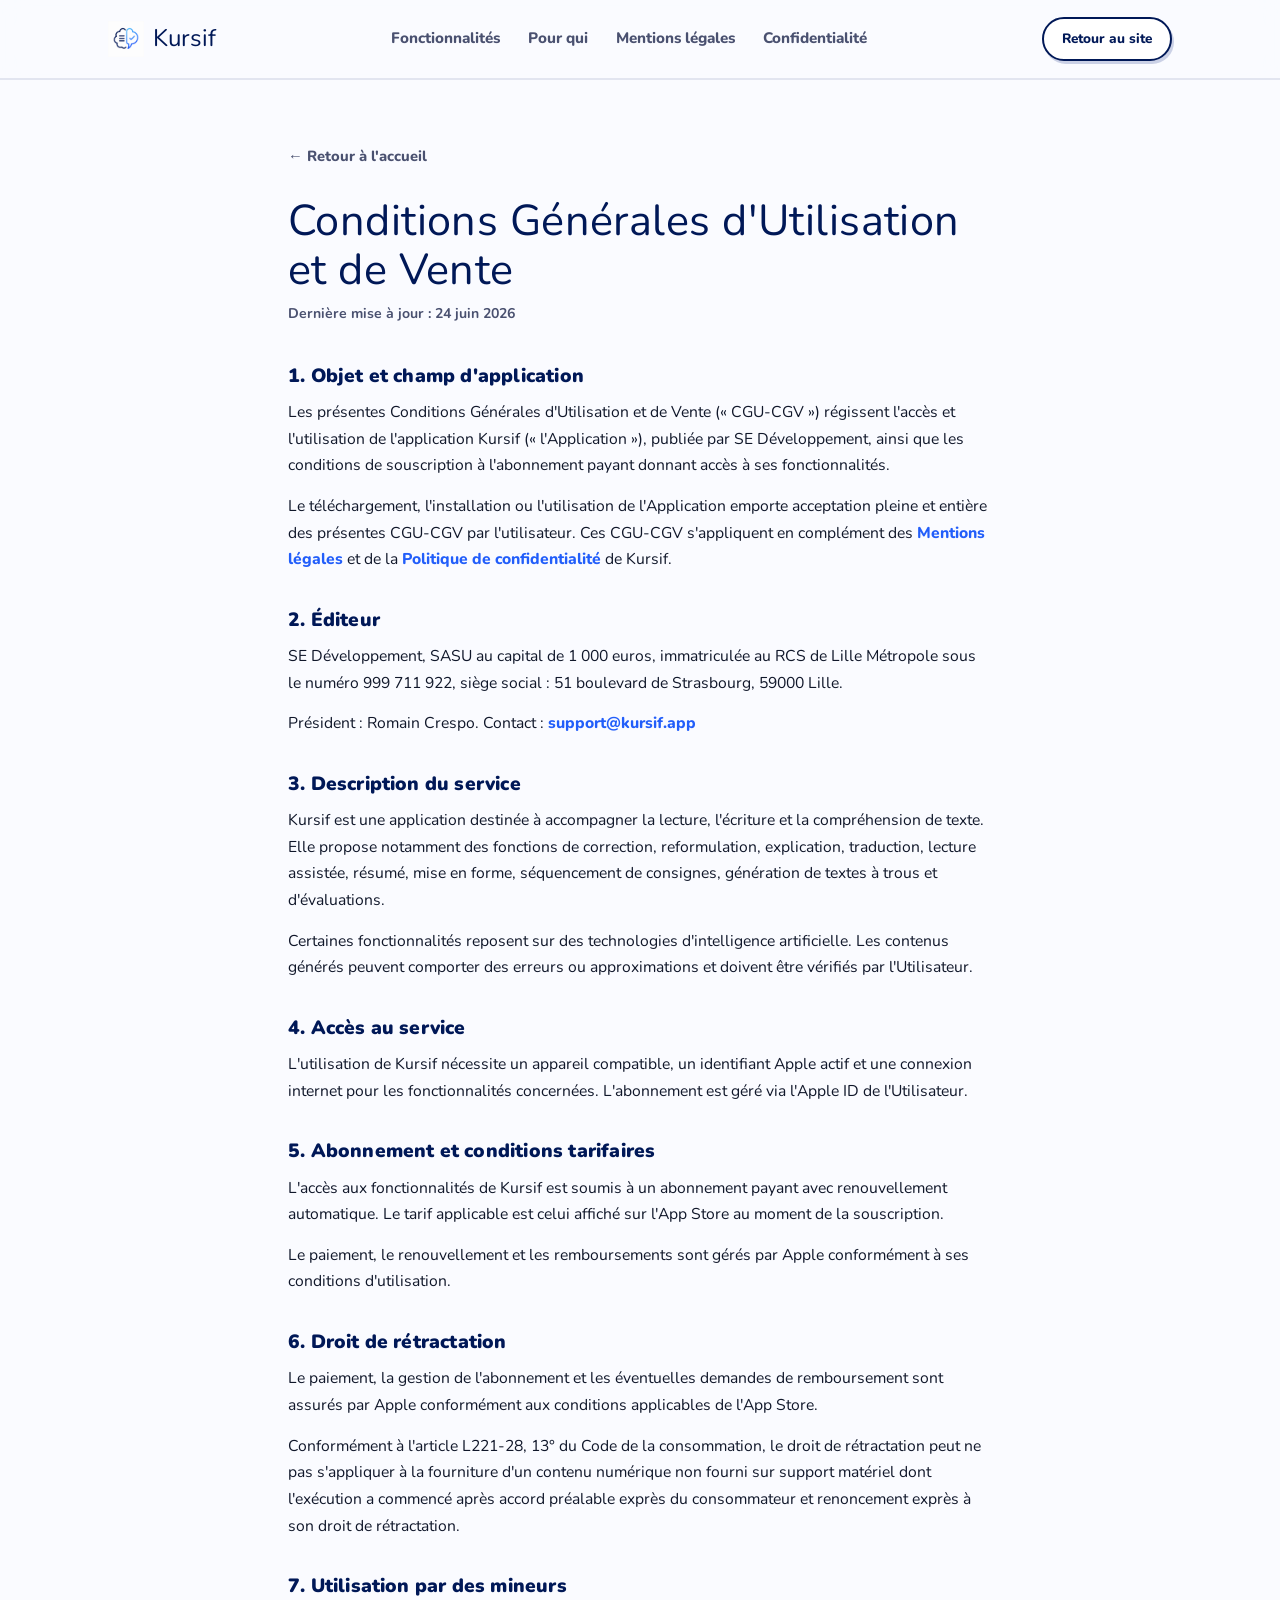
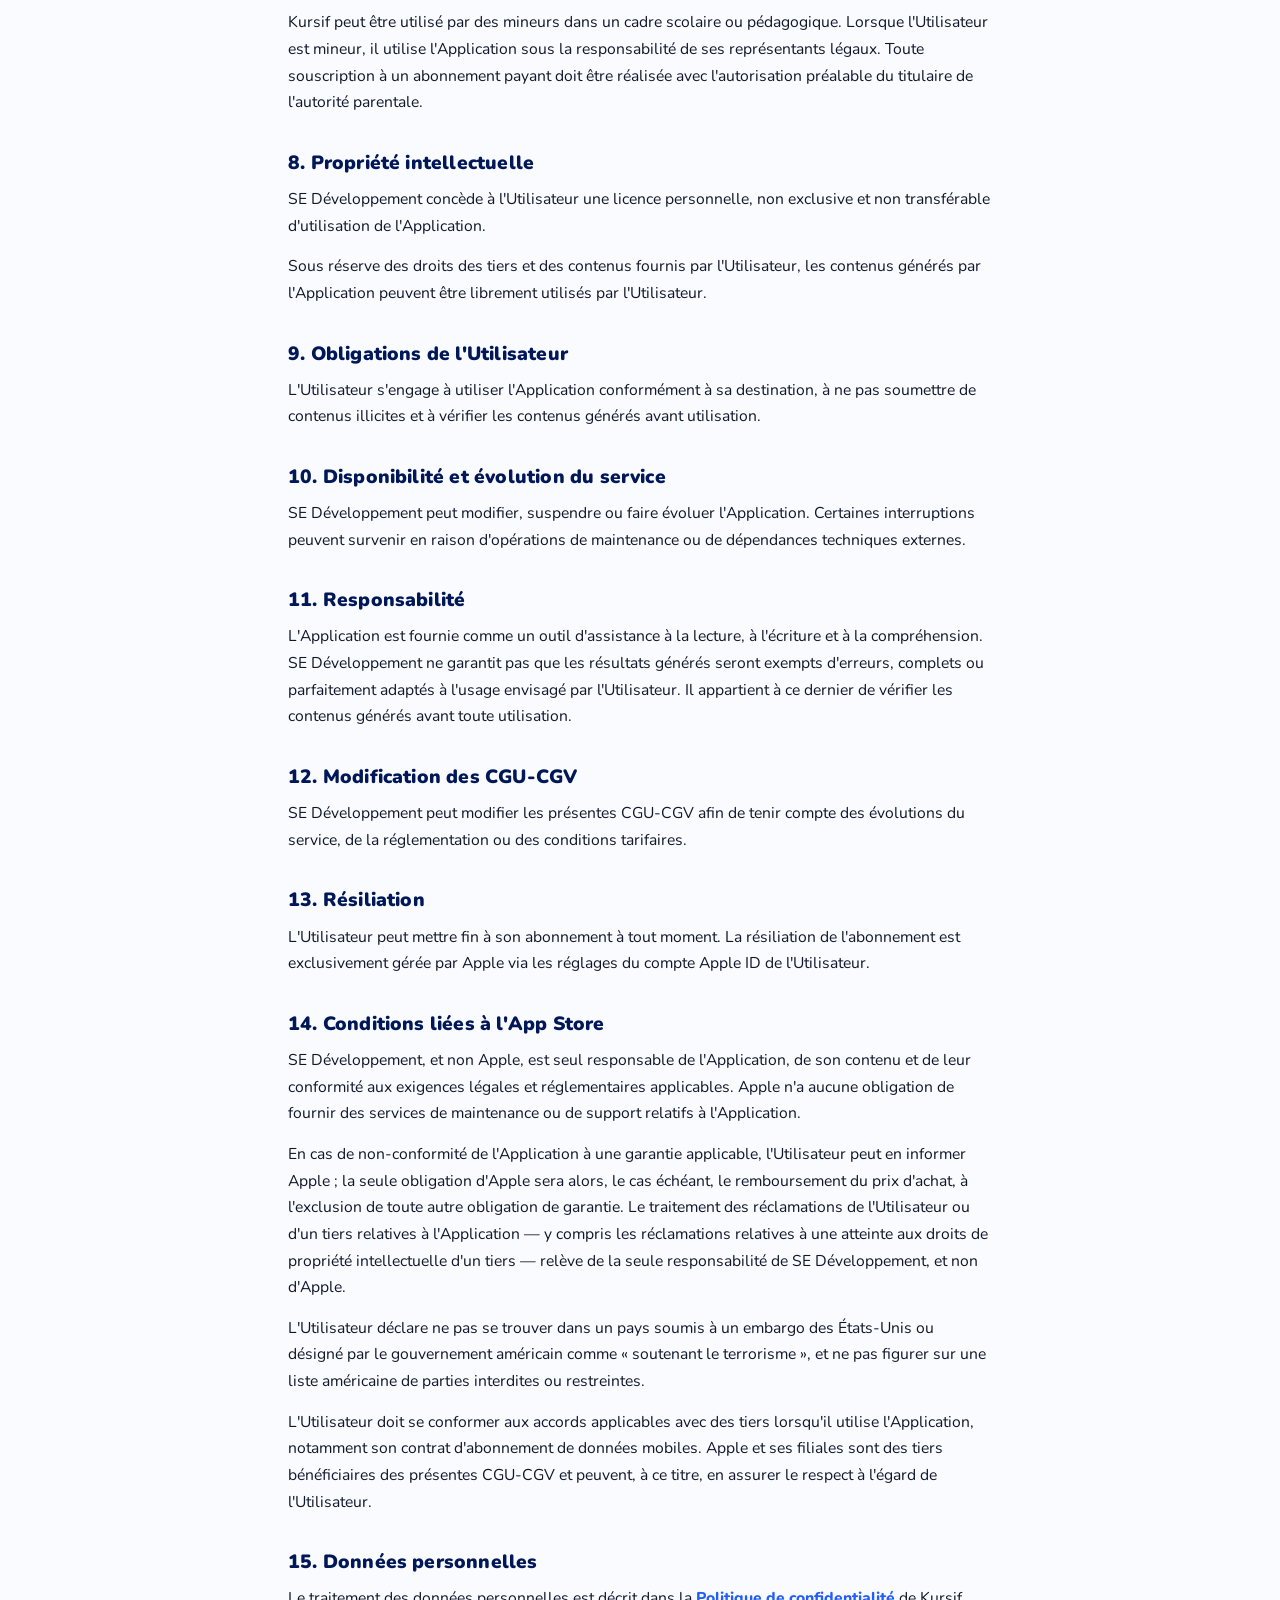
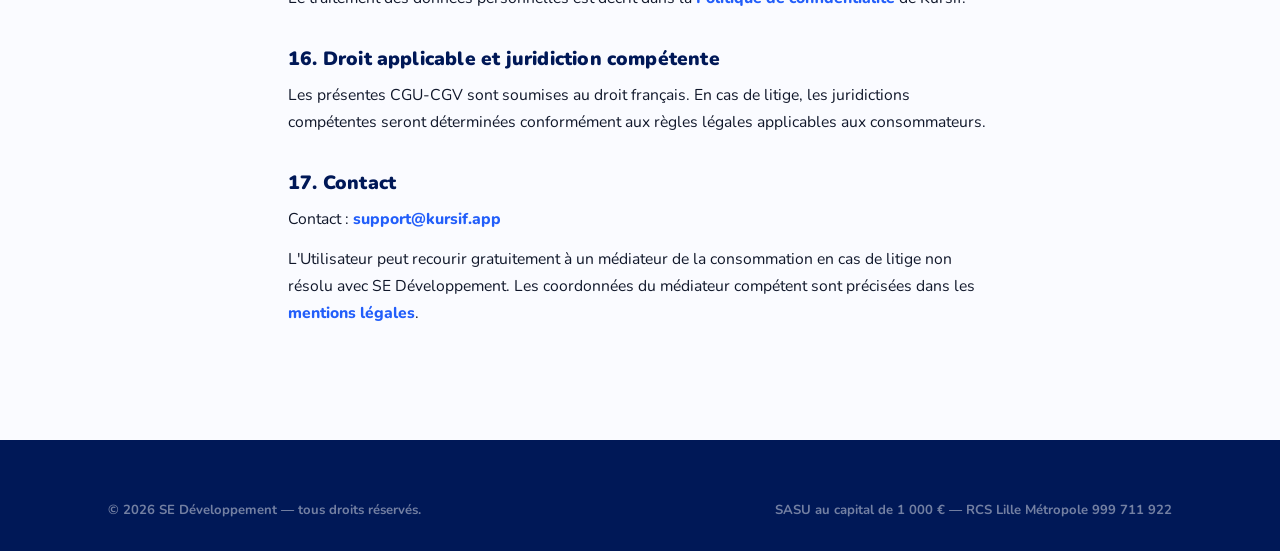
<file: cgu-cgv.html>
<!DOCTYPE html>
<html lang="fr">
<head>
<meta charset="UTF-8">
<meta name="viewport" content="width=device-width, initial-scale=1.0">
<title>CGU-CGV — Kursif</title>
<meta property="og:title" content="CGU-CGV — Kursif">
<meta property="og:image" content="https://kursif.app/assets/og-image.png">
<meta name="twitter:card" content="summary_large_image">
<link rel="icon" href="assets/logo.png">
<link rel="stylesheet" href="styles.css">
</head>
<body>
<header class="site-header">
  <div class="wrap">
    <a href="index.html" class="brand"><img src="assets/logo.png" alt="Logo Kursif"> Kursif</a>
    <nav class="main-nav">
      <a href="index.html#fonctionnalites">Fonctionnalités</a>
      <a href="index.html#pour-qui">Pour qui</a>
      <a href="mentions-legales.html">Mentions légales</a>
      <a href="confidentialite.html">Confidentialité</a>
    </nav>
    <div class="header-actions">
      <a class="btn btn-ghost btn-sm" href="index.html">Retour au site</a>
    </div>
  </div>
</header>

<div class="legal-shell">
  <a href="index.html" class="back-link">&larr; Retour à l'accueil</a>
  <h1>Conditions Générales d'Utilisation et de Vente</h1>
  <span class="legal-updated">Dernière mise à jour : 24 juin 2026</span>

  <div class="legal-body">
    <h2>1. Objet et champ d'application</h2>
    <p>Les présentes Conditions Générales d'Utilisation et de Vente (« CGU-CGV ») régissent l'accès et l'utilisation de l'application Kursif (« l'Application »), publiée par SE Développement, ainsi que les conditions de souscription à l'abonnement payant donnant accès à ses fonctionnalités.</p>
    <p>Le téléchargement, l'installation ou l'utilisation de l'Application emporte acceptation pleine et entière des présentes CGU-CGV par l'utilisateur. Ces CGU-CGV s'appliquent en complément des <a href="mentions-legales.html">Mentions légales</a> et de la <a href="confidentialite.html">Politique de confidentialité</a> de Kursif.</p>

    <h2>2. Éditeur</h2>
    <p>SE Développement, SASU au capital de 1 000 euros, immatriculée au RCS de Lille Métropole sous le numéro 999 711 922, siège social : 51 boulevard de Strasbourg, 59000 Lille.</p>
    <p>Président : Romain Crespo. Contact : <a href="mailto:support@kursif.app">support@kursif.app</a></p>

    <h2>3. Description du service</h2>
    <p>Kursif est une application destinée à accompagner la lecture, l'écriture et la compréhension de texte. Elle propose notamment des fonctions de correction, reformulation, explication, traduction, lecture assistée, résumé, mise en forme, séquencement de consignes, génération de textes à trous et d'évaluations.</p>
    <p>Certaines fonctionnalités reposent sur des technologies d'intelligence artificielle. Les contenus générés peuvent comporter des erreurs ou approximations et doivent être vérifiés par l'Utilisateur.</p>

    <h2>4. Accès au service</h2>
    <p>L'utilisation de Kursif nécessite un appareil compatible, un identifiant Apple actif et une connexion internet pour les fonctionnalités concernées. L'abonnement est géré via l'Apple ID de l'Utilisateur.</p>

    <h2>5. Abonnement et conditions tarifaires</h2>
    <p>L'accès aux fonctionnalités de Kursif est soumis à un abonnement payant avec renouvellement automatique. Le tarif applicable est celui affiché sur l'App Store au moment de la souscription.</p>
    <p>Le paiement, le renouvellement et les remboursements sont gérés par Apple conformément à ses conditions d'utilisation.</p>

    <h2>6. Droit de rétractation</h2>
    <p>Le paiement, la gestion de l'abonnement et les éventuelles demandes de remboursement sont assurés par Apple conformément aux conditions applicables de l'App Store.</p>
    <p>Conformément à l'article L221-28, 13° du Code de la consommation, le droit de rétractation peut ne pas s'appliquer à la fourniture d'un contenu numérique non fourni sur support matériel dont l'exécution a commencé après accord préalable exprès du consommateur et renoncement exprès à son droit de rétractation.</p>

    <h2>7. Utilisation par des mineurs</h2>
    <p>Kursif peut être utilisé par des mineurs dans un cadre scolaire ou pédagogique. Lorsque l'Utilisateur est mineur, il utilise l'Application sous la responsabilité de ses représentants légaux. Toute souscription à un abonnement payant doit être réalisée avec l'autorisation préalable du titulaire de l'autorité parentale.</p>

    <h2>8. Propriété intellectuelle</h2>
    <p>SE Développement concède à l'Utilisateur une licence personnelle, non exclusive et non transférable d'utilisation de l'Application.</p>
    <p>Sous réserve des droits des tiers et des contenus fournis par l'Utilisateur, les contenus générés par l'Application peuvent être librement utilisés par l'Utilisateur.</p>

    <h2>9. Obligations de l'Utilisateur</h2>
    <p>L'Utilisateur s'engage à utiliser l'Application conformément à sa destination, à ne pas soumettre de contenus illicites et à vérifier les contenus générés avant utilisation.</p>

    <h2>10. Disponibilité et évolution du service</h2>
    <p>SE Développement peut modifier, suspendre ou faire évoluer l'Application. Certaines interruptions peuvent survenir en raison d'opérations de maintenance ou de dépendances techniques externes.</p>

    <h2>11. Responsabilité</h2>
    <p>L'Application est fournie comme un outil d'assistance à la lecture, à l'écriture et à la compréhension. SE Développement ne garantit pas que les résultats générés seront exempts d'erreurs, complets ou parfaitement adaptés à l'usage envisagé par l'Utilisateur. Il appartient à ce dernier de vérifier les contenus générés avant toute utilisation.</p>

    <h2>12. Modification des CGU-CGV</h2>
    <p>SE Développement peut modifier les présentes CGU-CGV afin de tenir compte des évolutions du service, de la réglementation ou des conditions tarifaires.</p>

    <h2>13. Résiliation</h2>
    <p>L'Utilisateur peut mettre fin à son abonnement à tout moment. La résiliation de l'abonnement est exclusivement gérée par Apple via les réglages du compte Apple ID de l'Utilisateur.</p>

    <h2>14. Conditions liées à l'App Store</h2>
    <p>SE Développement, et non Apple, est seul responsable de l'Application, de son contenu et de leur conformité aux exigences légales et réglementaires applicables. Apple n'a aucune obligation de fournir des services de maintenance ou de support relatifs à l'Application.</p>
    <p>En cas de non-conformité de l'Application à une garantie applicable, l'Utilisateur peut en informer Apple ; la seule obligation d'Apple sera alors, le cas échéant, le remboursement du prix d'achat, à l'exclusion de toute autre obligation de garantie. Le traitement des réclamations de l'Utilisateur ou d'un tiers relatives à l'Application — y compris les réclamations relatives à une atteinte aux droits de propriété intellectuelle d'un tiers — relève de la seule responsabilité de SE Développement, et non d'Apple.</p>
    <p>L'Utilisateur déclare ne pas se trouver dans un pays soumis à un embargo des États-Unis ou désigné par le gouvernement américain comme « soutenant le terrorisme », et ne pas figurer sur une liste américaine de parties interdites ou restreintes.</p>
    <p>L'Utilisateur doit se conformer aux accords applicables avec des tiers lorsqu'il utilise l'Application, notamment son contrat d'abonnement de données mobiles. Apple et ses filiales sont des tiers bénéficiaires des présentes CGU-CGV et peuvent, à ce titre, en assurer le respect à l'égard de l'Utilisateur.</p>

    <h2>15. Données personnelles</h2>
    <p>Le traitement des données personnelles est décrit dans la <a href="confidentialite.html">Politique de confidentialité</a> de Kursif.</p>

    <h2>16. Droit applicable et juridiction compétente</h2>
    <p>Les présentes CGU-CGV sont soumises au droit français. En cas de litige, les juridictions compétentes seront déterminées conformément aux règles légales applicables aux consommateurs.</p>

    <h2>17. Contact</h2>
    <p>Contact : <a href="mailto:support@kursif.app">support@kursif.app</a></p>
    <p>L'Utilisateur peut recourir gratuitement à un médiateur de la consommation en cas de litige non résolu avec SE Développement. Les coordonnées du médiateur compétent sont précisées dans les <a href="mentions-legales.html">mentions légales</a>.</p>
  </div>
</div>

<footer class="site-footer">
  <div class="wrap">
    <div class="footer-bottom" style="border-top:none;padding-top:0;">
      <span>© 2026 SE Développement — tous droits réservés.</span>
      <span>SASU au capital de 1 000 € — RCS Lille Métropole 999 711 922</span>
    </div>
  </div>
</footer>
</body>
</html>
</file>
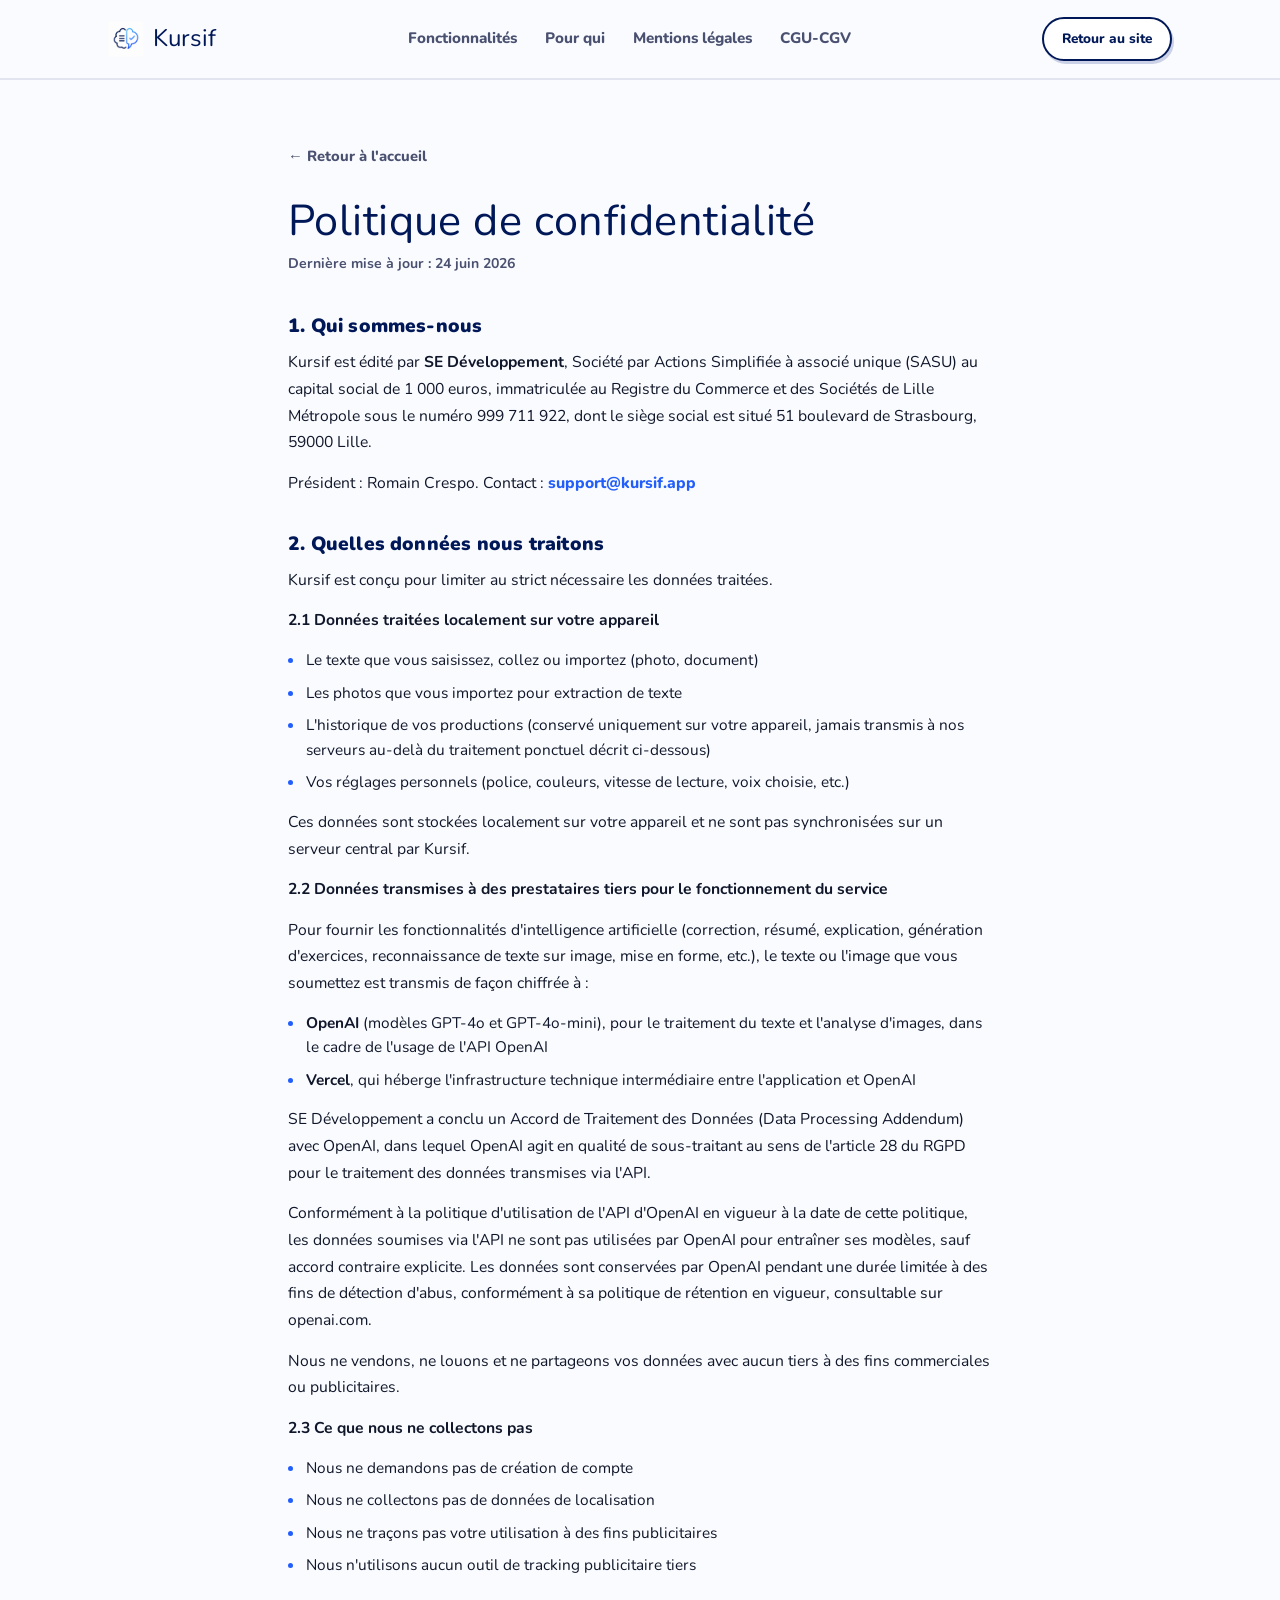
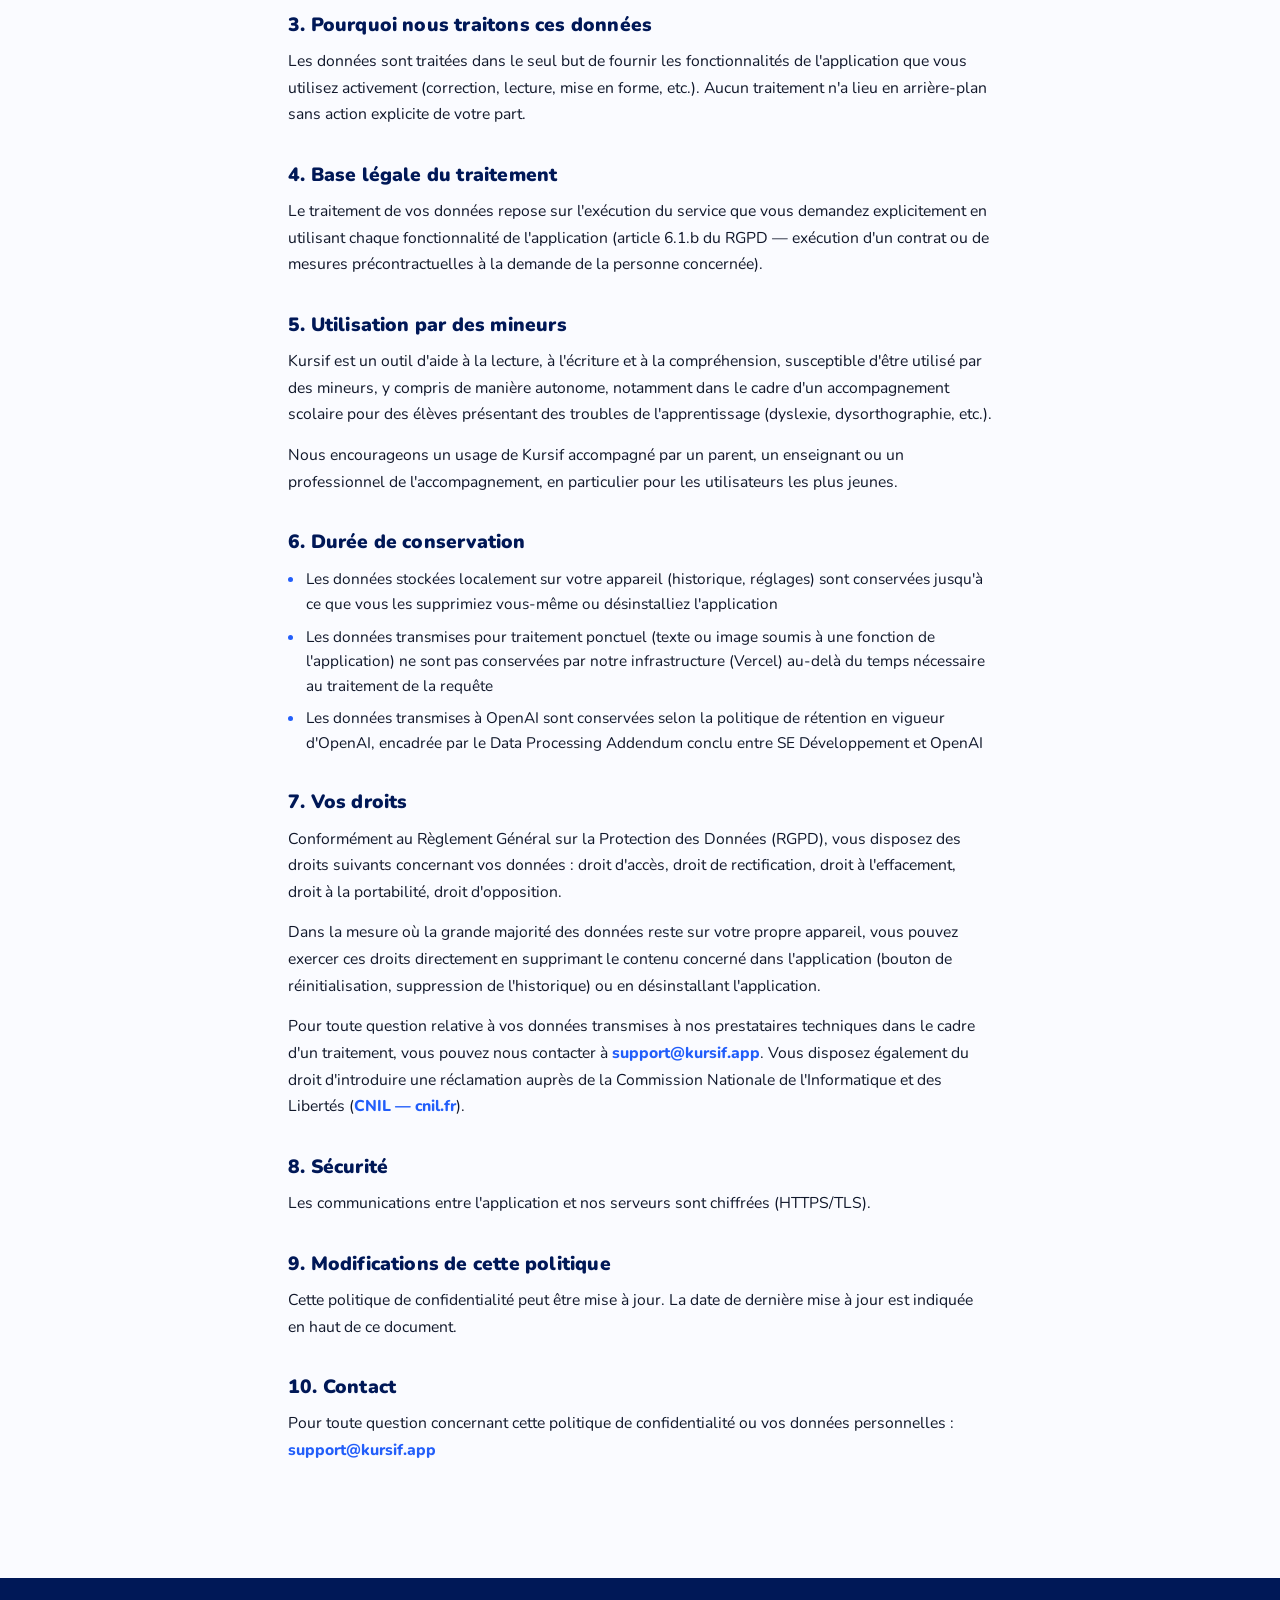
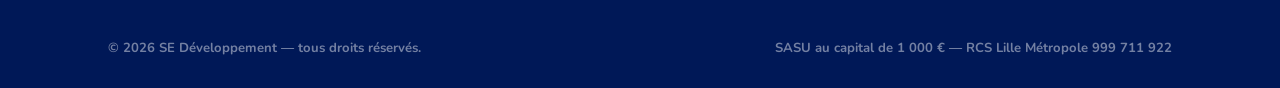
<file: confidentialite.html>
<!DOCTYPE html>
<html lang="fr">
<head>
<meta charset="UTF-8">
<meta name="viewport" content="width=device-width, initial-scale=1.0">
<title>Politique de confidentialité — Kursif</title>
<meta property="og:title" content="Politique de confidentialité — Kursif">
<meta property="og:image" content="https://kursif.app/assets/og-image.png">
<meta name="twitter:card" content="summary_large_image">
<link rel="icon" href="assets/logo.png">
<link rel="stylesheet" href="styles.css">
</head>
<body>
<header class="site-header">
  <div class="wrap">
    <a href="index.html" class="brand"><img src="assets/logo.png" alt="Logo Kursif"> Kursif</a>
    <nav class="main-nav">
      <a href="index.html#fonctionnalites">Fonctionnalités</a>
      <a href="index.html#pour-qui">Pour qui</a>
      <a href="mentions-legales.html">Mentions légales</a>
      <a href="cgu-cgv.html">CGU-CGV</a>
    </nav>
    <div class="header-actions">
      <a class="btn btn-ghost btn-sm" href="index.html">Retour au site</a>
    </div>
  </div>
</header>

<div class="legal-shell">
  <a href="index.html" class="back-link">&larr; Retour à l'accueil</a>
  <h1>Politique de confidentialité</h1>
  <span class="legal-updated">Dernière mise à jour : 24 juin 2026</span>

  <div class="legal-body">
    <h2>1. Qui sommes-nous</h2>
    <p>Kursif est édité par <strong>SE Développement</strong>, Société par Actions Simplifiée à associé unique (SASU) au capital social de 1 000 euros, immatriculée au Registre du Commerce et des Sociétés de Lille Métropole sous le numéro 999 711 922, dont le siège social est situé 51 boulevard de Strasbourg, 59000 Lille.</p>
    <p>Président : Romain Crespo. Contact : <a href="mailto:support@kursif.app">support@kursif.app</a></p>

    <h2>2. Quelles données nous traitons</h2>
    <p>Kursif est conçu pour limiter au strict nécessaire les données traitées.</p>

    <p><strong>2.1 Données traitées localement sur votre appareil</strong></p>
    <ul>
      <li>Le texte que vous saisissez, collez ou importez (photo, document)</li>
      <li>Les photos que vous importez pour extraction de texte</li>
      <li>L'historique de vos productions (conservé uniquement sur votre appareil, jamais transmis à nos serveurs au-delà du traitement ponctuel décrit ci-dessous)</li>
      <li>Vos réglages personnels (police, couleurs, vitesse de lecture, voix choisie, etc.)</li>
    </ul>
    <p>Ces données sont stockées localement sur votre appareil et ne sont pas synchronisées sur un serveur central par Kursif.</p>

    <p><strong>2.2 Données transmises à des prestataires tiers pour le fonctionnement du service</strong></p>
    <p>Pour fournir les fonctionnalités d'intelligence artificielle (correction, résumé, explication, génération d'exercices, reconnaissance de texte sur image, mise en forme, etc.), le texte ou l'image que vous soumettez est transmis de façon chiffrée à :</p>
    <ul>
      <li><strong>OpenAI</strong> (modèles GPT-4o et GPT-4o-mini), pour le traitement du texte et l'analyse d'images, dans le cadre de l'usage de l'API OpenAI</li>
      <li><strong>Vercel</strong>, qui héberge l'infrastructure technique intermédiaire entre l'application et OpenAI</li>
    </ul>
    <p>SE Développement a conclu un Accord de Traitement des Données (Data Processing Addendum) avec OpenAI, dans lequel OpenAI agit en qualité de sous-traitant au sens de l'article 28 du RGPD pour le traitement des données transmises via l'API.</p>
    <p>Conformément à la politique d'utilisation de l'API d'OpenAI en vigueur à la date de cette politique, les données soumises via l'API ne sont pas utilisées par OpenAI pour entraîner ses modèles, sauf accord contraire explicite. Les données sont conservées par OpenAI pendant une durée limitée à des fins de détection d'abus, conformément à sa politique de rétention en vigueur, consultable sur openai.com.</p>
    <p>Nous ne vendons, ne louons et ne partageons vos données avec aucun tiers à des fins commerciales ou publicitaires.</p>

    <p><strong>2.3 Ce que nous ne collectons pas</strong></p>
    <ul>
      <li>Nous ne demandons pas de création de compte</li>
      <li>Nous ne collectons pas de données de localisation</li>
      <li>Nous ne traçons pas votre utilisation à des fins publicitaires</li>
      <li>Nous n'utilisons aucun outil de tracking publicitaire tiers</li>
    </ul>

    <h2>3. Pourquoi nous traitons ces données</h2>
    <p>Les données sont traitées dans le seul but de fournir les fonctionnalités de l'application que vous utilisez activement (correction, lecture, mise en forme, etc.). Aucun traitement n'a lieu en arrière-plan sans action explicite de votre part.</p>

    <h2>4. Base légale du traitement</h2>
    <p>Le traitement de vos données repose sur l'exécution du service que vous demandez explicitement en utilisant chaque fonctionnalité de l'application (article 6.1.b du RGPD — exécution d'un contrat ou de mesures précontractuelles à la demande de la personne concernée).</p>

    <h2>5. Utilisation par des mineurs</h2>
    <p>Kursif est un outil d'aide à la lecture, à l'écriture et à la compréhension, susceptible d'être utilisé par des mineurs, y compris de manière autonome, notamment dans le cadre d'un accompagnement scolaire pour des élèves présentant des troubles de l'apprentissage (dyslexie, dysorthographie, etc.).</p>
    <p>Nous encourageons un usage de Kursif accompagné par un parent, un enseignant ou un professionnel de l'accompagnement, en particulier pour les utilisateurs les plus jeunes.</p>

    <h2>6. Durée de conservation</h2>
    <ul>
      <li>Les données stockées localement sur votre appareil (historique, réglages) sont conservées jusqu'à ce que vous les supprimiez vous-même ou désinstalliez l'application</li>
      <li>Les données transmises pour traitement ponctuel (texte ou image soumis à une fonction de l'application) ne sont pas conservées par notre infrastructure (Vercel) au-delà du temps nécessaire au traitement de la requête</li>
      <li>Les données transmises à OpenAI sont conservées selon la politique de rétention en vigueur d'OpenAI, encadrée par le Data Processing Addendum conclu entre SE Développement et OpenAI</li>
    </ul>

    <h2>7. Vos droits</h2>
    <p>Conformément au Règlement Général sur la Protection des Données (RGPD), vous disposez des droits suivants concernant vos données : droit d'accès, droit de rectification, droit à l'effacement, droit à la portabilité, droit d'opposition.</p>
    <p>Dans la mesure où la grande majorité des données reste sur votre propre appareil, vous pouvez exercer ces droits directement en supprimant le contenu concerné dans l'application (bouton de réinitialisation, suppression de l'historique) ou en désinstallant l'application.</p>
    <p>Pour toute question relative à vos données transmises à nos prestataires techniques dans le cadre d'un traitement, vous pouvez nous contacter à <a href="mailto:support@kursif.app">support@kursif.app</a>. Vous disposez également du droit d'introduire une réclamation auprès de la Commission Nationale de l'Informatique et des Libertés (<a href="https://www.cnil.fr" target="_blank" rel="noopener">CNIL — cnil.fr</a>).</p>

    <h2>8. Sécurité</h2>
    <p>Les communications entre l'application et nos serveurs sont chiffrées (HTTPS/TLS).</p>

    <h2>9. Modifications de cette politique</h2>
    <p>Cette politique de confidentialité peut être mise à jour. La date de dernière mise à jour est indiquée en haut de ce document.</p>

    <h2>10. Contact</h2>
    <p>Pour toute question concernant cette politique de confidentialité ou vos données personnelles : <a href="mailto:support@kursif.app">support@kursif.app</a></p>
  </div>
</div>

<footer class="site-footer">
  <div class="wrap">
    <div class="footer-bottom" style="border-top:none;padding-top:0;">
      <span>© 2026 SE Développement — tous droits réservés.</span>
      <span>SASU au capital de 1 000 € — RCS Lille Métropole 999 711 922</span>
    </div>
  </div>
</footer>
</body>
</html>
</file>
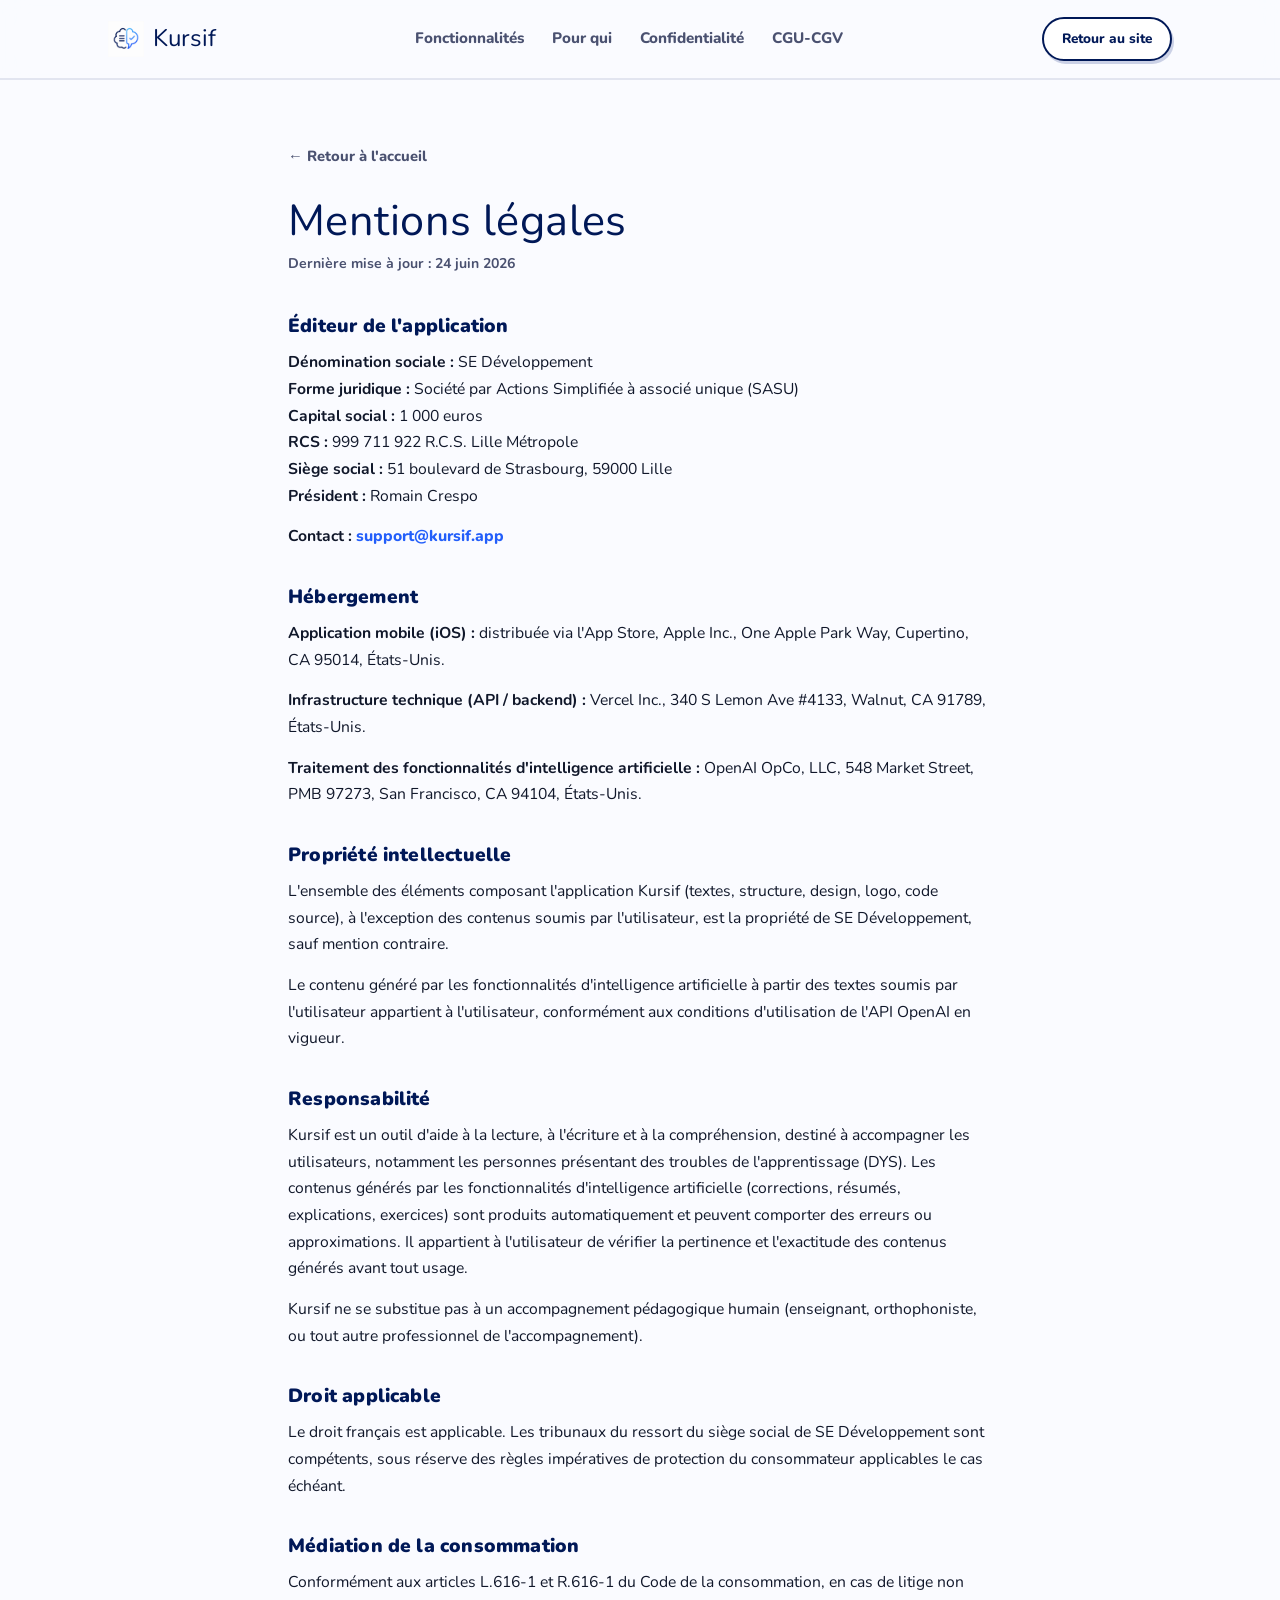
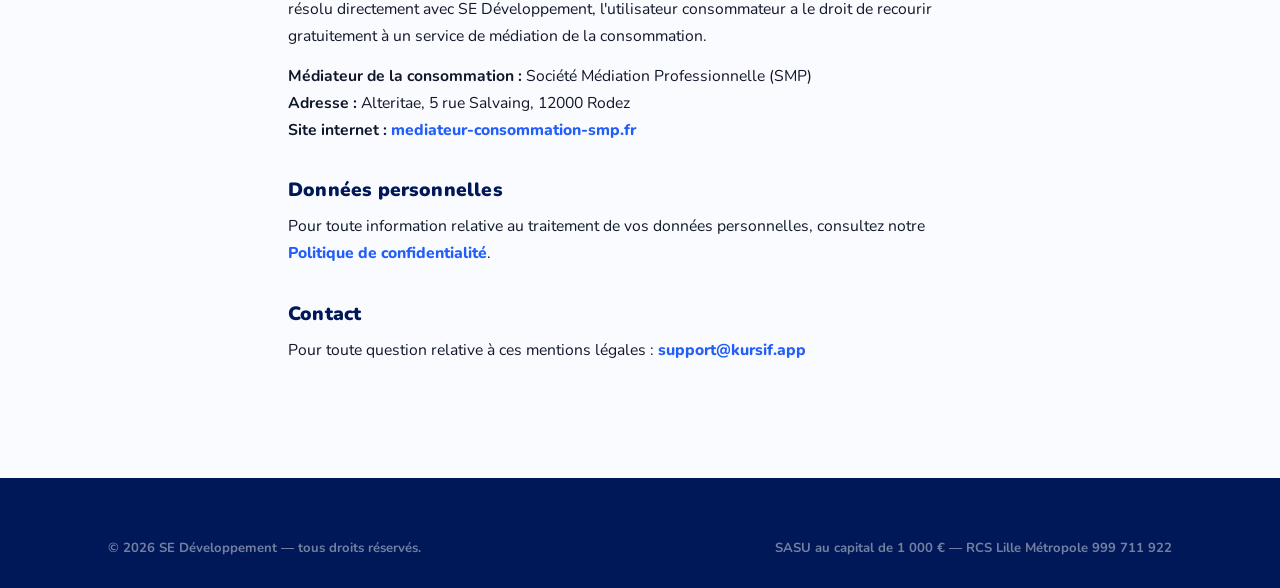
<file: mentions-legales.html>
<!DOCTYPE html>
<html lang="fr">
<head>
<meta charset="UTF-8">
<meta name="viewport" content="width=device-width, initial-scale=1.0">
<title>Mentions légales — Kursif</title>
<meta property="og:title" content="Mentions légales — Kursif">
<meta property="og:image" content="https://kursif.app/assets/og-image.png">
<meta name="twitter:card" content="summary_large_image">
<link rel="icon" href="assets/logo.png">
<link rel="stylesheet" href="styles.css">
</head>
<body>
<header class="site-header">
  <div class="wrap">
    <a href="index.html" class="brand"><img src="assets/logo.png" alt="Logo Kursif"> Kursif</a>
    <nav class="main-nav">
      <a href="index.html#fonctionnalites">Fonctionnalités</a>
      <a href="index.html#pour-qui">Pour qui</a>
      <a href="confidentialite.html">Confidentialité</a>
      <a href="cgu-cgv.html">CGU-CGV</a>
    </nav>
    <div class="header-actions">
      <a class="btn btn-ghost btn-sm" href="index.html">Retour au site</a>
    </div>
  </div>
</header>

<div class="legal-shell">
  <a href="index.html" class="back-link">&larr; Retour à l'accueil</a>
  <h1>Mentions légales</h1>
  <span class="legal-updated">Dernière mise à jour : 24 juin 2026</span>

  <div class="legal-body">
    <h2>Éditeur de l'application</h2>
    <p><strong>Dénomination sociale :</strong> SE Développement<br>
    <strong>Forme juridique :</strong> Société par Actions Simplifiée à associé unique (SASU)<br>
    <strong>Capital social :</strong> 1 000 euros<br>
    <strong>RCS :</strong> 999 711 922 R.C.S. Lille Métropole<br>
    <strong>Siège social :</strong> 51 boulevard de Strasbourg, 59000 Lille<br>
    <strong>Président :</strong> Romain Crespo</p>
    <p><strong>Contact :</strong> <a href="mailto:support@kursif.app">support@kursif.app</a></p>

    <h2>Hébergement</h2>
    <p><strong>Application mobile (iOS) :</strong> distribuée via l'App Store, Apple Inc., One Apple Park Way, Cupertino, CA 95014, États-Unis.</p>
    <p><strong>Infrastructure technique (API / backend) :</strong> Vercel Inc., 340 S Lemon Ave #4133, Walnut, CA 91789, États-Unis.</p>
    <p><strong>Traitement des fonctionnalités d'intelligence artificielle :</strong> OpenAI OpCo, LLC, 548 Market Street, PMB 97273, San Francisco, CA 94104, États-Unis.</p>

    <h2>Propriété intellectuelle</h2>
    <p>L'ensemble des éléments composant l'application Kursif (textes, structure, design, logo, code source), à l'exception des contenus soumis par l'utilisateur, est la propriété de SE Développement, sauf mention contraire.</p>
    <p>Le contenu généré par les fonctionnalités d'intelligence artificielle à partir des textes soumis par l'utilisateur appartient à l'utilisateur, conformément aux conditions d'utilisation de l'API OpenAI en vigueur.</p>

    <h2>Responsabilité</h2>
    <p>Kursif est un outil d'aide à la lecture, à l'écriture et à la compréhension, destiné à accompagner les utilisateurs, notamment les personnes présentant des troubles de l'apprentissage (DYS). Les contenus générés par les fonctionnalités d'intelligence artificielle (corrections, résumés, explications, exercices) sont produits automatiquement et peuvent comporter des erreurs ou approximations. Il appartient à l'utilisateur de vérifier la pertinence et l'exactitude des contenus générés avant tout usage.</p>
    <p>Kursif ne se substitue pas à un accompagnement pédagogique humain (enseignant, orthophoniste, ou tout autre professionnel de l'accompagnement).</p>

    <h2>Droit applicable</h2>
    <p>Le droit français est applicable. Les tribunaux du ressort du siège social de SE Développement sont compétents, sous réserve des règles impératives de protection du consommateur applicables le cas échéant.</p>

    <h2>Médiation de la consommation</h2>
    <p>Conformément aux articles L.616-1 et R.616-1 du Code de la consommation, en cas de litige non résolu directement avec SE Développement, l'utilisateur consommateur a le droit de recourir gratuitement à un service de médiation de la consommation.</p>
    <p><strong>Médiateur de la consommation :</strong> Société Médiation Professionnelle (SMP)<br>
    <strong>Adresse :</strong> Alteritae, 5 rue Salvaing, 12000 Rodez<br>
    <strong>Site internet :</strong> <a href="https://www.mediateur-consommation-smp.fr/" target="_blank" rel="noopener">mediateur-consommation-smp.fr</a></p>

    <h2>Données personnelles</h2>
    <p>Pour toute information relative au traitement de vos données personnelles, consultez notre <a href="confidentialite.html">Politique de confidentialité</a>.</p>

    <h2>Contact</h2>
    <p>Pour toute question relative à ces mentions légales : <a href="mailto:support@kursif.app">support@kursif.app</a></p>
  </div>
</div>

<footer class="site-footer">
  <div class="wrap">
    <div class="footer-bottom" style="border-top:none;padding-top:0;">
      <span>© 2026 SE Développement — tous droits réservés.</span>
      <span>SASU au capital de 1 000 € — RCS Lille Métropole 999 711 922</span>
    </div>
  </div>
</footer>
</body>
</html>
</file>
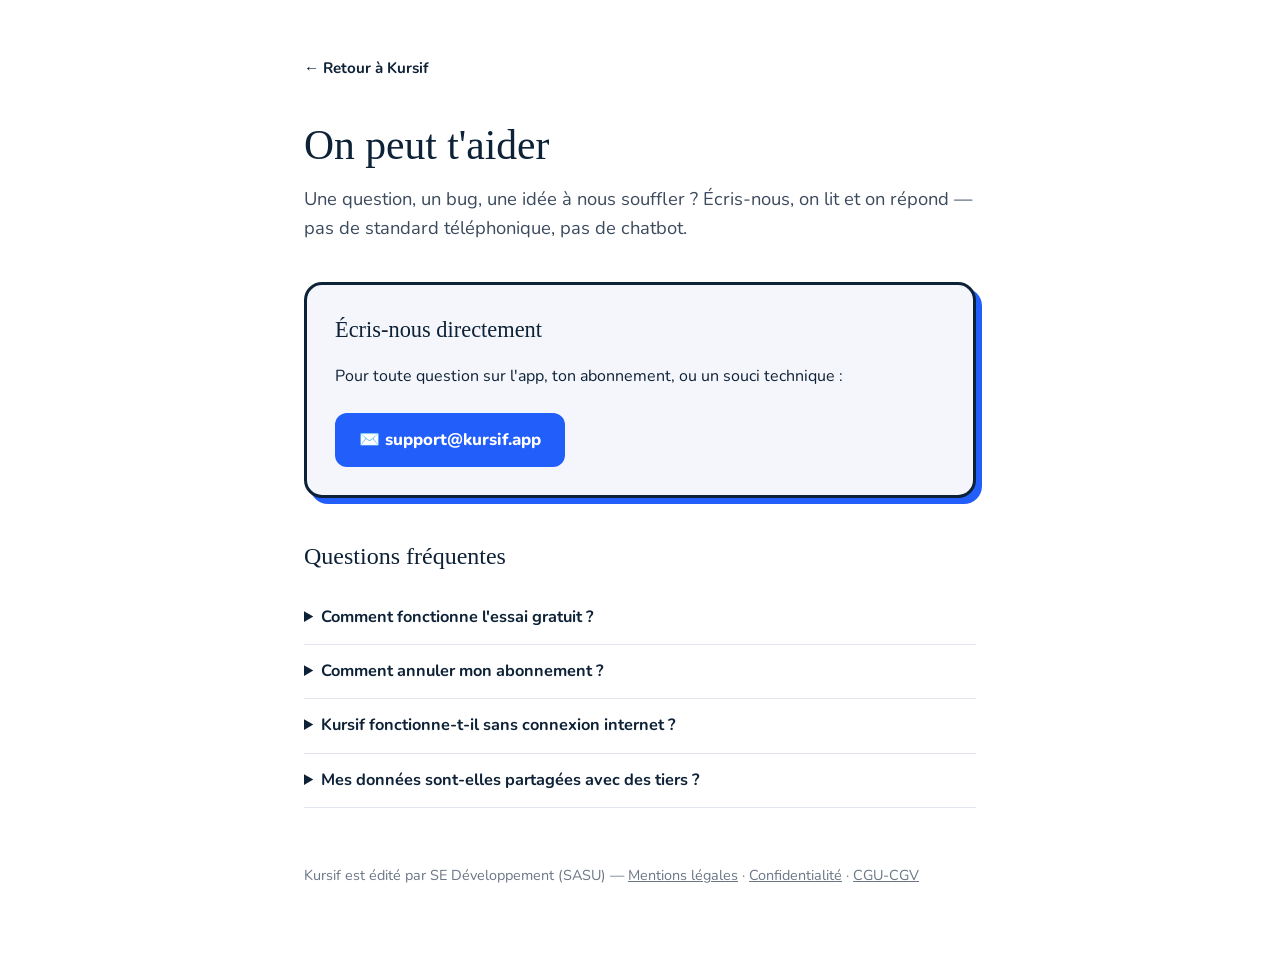
<file: support.html>
<!DOCTYPE html>
<html lang="fr">
<head>
<meta charset="UTF-8">
<meta name="viewport" content="width=device-width, initial-scale=1.0">
<title>Support — Kursif</title>
<meta name="description" content="Besoin d'aide avec Kursif ? Contacte-nous directement, on répond vite.">
<link rel="preconnect" href="https://fonts.googleapis.com">
<link rel="preconnect" href="https://fonts.gstatic.com" crossorigin>
<link href="https://fonts.googleapis.com/css2?family=Chewy&family=Nunito:wght@400;600;700;800&display=swap" rel="stylesheet">
<style>
  :root {
    --navy: rgb(13,33,55);
    --blue: rgb(34,94,250);
    --bg: #ffffff;
    --bg-soft: #f4f6fb;
  }
  * { box-sizing: border-box; }
  body {
    margin: 0;
    font-family: 'Nunito', sans-serif;
    color: var(--navy);
    background: var(--bg);
    line-height: 1.55;
  }
  .wrap {
    max-width: 720px;
    margin: 0 auto;
    padding: 56px 24px 80px;
  }
  a.back {
    display: inline-block;
    font-weight: 700;
    color: var(--navy);
    text-decoration: none;
    margin-bottom: 32px;
    font-size: 0.95rem;
  }
  a.back:hover { color: var(--blue); }
  h1 {
    font-family: 'Chewy', cursive;
    font-size: 2.6rem;
    font-weight: 400;
    margin: 0 0 8px;
    color: var(--navy);
  }
  p.lead {
    font-size: 1.15rem;
    color: #3c4a5e;
    margin: 0 0 40px;
  }
  .card {
    background: var(--bg-soft);
    border: 3px solid var(--navy);
    border-radius: 18px;
    padding: 28px 28px;
    box-shadow: 6px 6px 0 var(--blue);
    margin-bottom: 40px;
  }
  .card h2 {
    font-family: 'Chewy', cursive;
    font-weight: 400;
    font-size: 1.4rem;
    margin: 0 0 12px;
  }
  .mail-btn {
    display: inline-flex;
    align-items: center;
    gap: 10px;
    background: var(--blue);
    color: white;
    font-weight: 800;
    text-decoration: none;
    padding: 14px 24px;
    border-radius: 12px;
    font-size: 1.05rem;
    margin-top: 8px;
  }
  .mail-btn:hover { background: var(--navy); }
  h2.section-title {
    font-family: 'Chewy', cursive;
    font-weight: 400;
    font-size: 1.5rem;
    margin: 40px 0 16px;
  }
  details {
    border-bottom: 1px solid #e1e6ee;
    padding: 14px 0;
  }
  summary {
    font-weight: 700;
    cursor: pointer;
    font-size: 1.02rem;
  }
  details p {
    margin: 10px 0 0;
    color: #3c4a5e;
  }
  footer {
    margin-top: 56px;
    font-size: 0.9rem;
    color: #6b7686;
  }
  footer a { color: #6b7686; text-decoration: underline; }
</style>
</head>
<body>
  <div class="wrap">
    <a class="back" href="/index.html">&larr; Retour à Kursif</a>

    <h1>On peut t'aider</h1>
    <p class="lead">Une question, un bug, une idée à nous souffler ? Écris-nous, on lit et on répond — pas de standard téléphonique, pas de chatbot.</p>

    <div class="card">
      <h2>Écris-nous directement</h2>
      <p>Pour toute question sur l'app, ton abonnement, ou un souci technique :</p>
      <a class="mail-btn" href="mailto:support@kursif.app">✉️ support@kursif.app</a>
    </div>

    <h2 class="section-title">Questions fréquentes</h2>

    <details>
      <summary>Comment fonctionne l'essai gratuit ?</summary>
      <p>7 jours gratuits dès l'installation, sans engagement. Passé ce délai, l'abonnement est à 4,99€/mois. Tu peux annuler à tout moment depuis les réglages de ton compte Apple.</p>
    </details>

    <details>
      <summary>Comment annuler mon abonnement ?</summary>
      <p>Sur ton iPad ou iPhone : Réglages → ton nom → Abonnements → Kursif → Annuler l'abonnement. C'est géré directement par Apple, on n'a pas accès à tes infos de paiement.</p>
    </details>

    <details>
      <summary>Kursif fonctionne-t-il sans connexion internet ?</summary>
      <p>Non, les fonctions de Kursif ont besoin d'une connexion pour traiter tes textes et photos.</p>
    </details>

    <details>
      <summary>Mes données sont-elles partagées avec des tiers ?</summary>
      <p>Non. Pas de publicité, pas de revente de données. Le détail complet est dans notre <a href="/confidentialite.html">politique de confidentialité</a>.</p>
    </details>

    <footer>
      Kursif est édité par SE Développement (SASU) — <a href="/mentions-legales.html">Mentions légales</a> · <a href="/confidentialite.html">Confidentialité</a> · <a href="/cgu-cgv.html">CGU-CGV</a>
    </footer>
  </div>
</body>
</html>
</file>
<file: styles.css>
/* ============================================================
   KURSIF — design system v2 : fun, marqueur, pas de prise de tête
   Marine #001857 → bleu vif #225EFA → bleu ciel #4FB9FD
   ============================================================ */

@import url('https://fonts.googleapis.com/css2?family=Chewy&family=Nunito:ital,wght@0,400;0,500;0,600;0,700;0,800;0,900;1,600&display=swap');

:root{
  --navy:#001857;
  --navy-2:#062463;
  --blue:#225EFA;
  --sky:#4FB9FD;
  --ink:#10172A;
  --ink-soft:#4A5170;
  --paper:#FAFBFF;
  --paper-raised:#FFFFFF;
  --line:#E2E5F0;
  --line-strong:#CBD1E6;
  --coral:#E8455B;
  --leaf:#1C7A4D;
  --amber:#E8893A;
  --plum:#8B5FCE;
  --teal:#1C9C8E;

  --font-display:'Chewy', 'Nunito', sans-serif;
  --font-body:'Nunito', sans-serif;
  --font-mono:'Nunito', sans-serif; /* labels restent dans la même famille, juste plus engagés */

  --radius-sm:12px;
  --radius-md:18px;
  --radius-lg:28px;
  --shadow-card:0 2px 0 rgba(0,24,87,.06), 0 18px 34px -16px rgba(16,23,42,.18);
  --shadow-soft:0 2px 0 rgba(0,24,87,.05), 0 10px 22px -10px rgba(16,23,42,.12);
  --container:1120px;
}

*{box-sizing:border-box;}
html{scroll-behavior:smooth;}
body{
  margin:0;
  background:var(--paper);
  color:var(--ink);
  font-family:var(--font-body);
  font-size:16px;
  line-height:1.55;
  -webkit-font-smoothing:antialiased;
}
img{max-width:100%;display:block;}
a{color:inherit;text-decoration:none;}
h1,h2,h3,h4{
  font-family:var(--font-display);
  font-weight:400;
  line-height:1.15;
  margin:0;
  letter-spacing:.01em;
}
h4{font-family:var(--font-body);font-weight:800;}
p{margin:0;}
ul{margin:0;padding:0;}
li{list-style:none;}
section{position:relative;}
:focus-visible{outline:3px solid var(--blue);outline-offset:3px;border-radius:4px;}

.wrap{
  max-width:var(--container);
  margin:0 auto;
  padding:0 28px;
}

.eyebrow{
  font-family:var(--font-body);
  font-size:.78rem;
  font-weight:800;
  letter-spacing:.05em;
  text-transform:uppercase;
  color:var(--blue);
  display:inline-flex;
  align-items:center;
  gap:8px;
}
.eyebrow.on-dark{color:var(--sky);}

/* ---------- doodle squiggle (sous les mots-clés) ---------- */
.squiggle{position:relative;display:inline-block;}
.squiggle svg{position:absolute;left:0;bottom:-10px;width:100%;height:12px;}

/* ---------- header ---------- */
.site-header{
  position:sticky;top:0;z-index:50;
  background:rgba(250,251,255,.86);
  backdrop-filter:blur(14px);
  border-bottom:2px solid var(--line);
}
.site-header .wrap{
  display:flex;align-items:center;justify-content:space-between;
  height:78px;
}
.brand{display:flex;align-items:center;gap:9px;font-family:var(--font-display);font-weight:400;font-size:1.5rem;color:var(--navy);}
.brand img{height:36px;width:36px;}
.main-nav{display:flex;align-items:center;gap:28px;}
.main-nav a{font-size:.95rem;font-weight:800;color:var(--ink-soft);transition:color .15s;}
.main-nav a:hover{color:var(--navy);}
.header-actions{display:flex;align-items:center;gap:12px;}

.icon-btn{
  width:40px;height:40px;border-radius:50%;
  display:flex;align-items:center;justify-content:center;
  border:2px solid var(--line-strong);background:var(--paper-raised);
  color:var(--ink-soft);transition:border-color .15s,color .15s,transform .15s;
}
.icon-btn:hover{border-color:var(--blue);color:var(--blue);transform:rotate(-6deg);}

/* ---------- buttons ---------- */
.btn{
  display:inline-flex;align-items:center;justify-content:center;gap:8px;
  font-family:var(--font-body);font-weight:800;font-size:1rem;
  padding:14px 26px;border-radius:999px;border:2.5px solid var(--navy);
  cursor:pointer;transition:transform .12s, box-shadow .12s;
  white-space:nowrap;
}
.btn:hover{transform:translate(-1px,-2px);}
.btn:active{transform:translate(0,0);}
.btn-primary{
  background:var(--navy);color:#fff;
  box-shadow:3px 4px 0 var(--blue);
}
.btn-primary:hover{box-shadow:4px 6px 0 var(--blue);}
.btn-ghost{
  background:var(--paper-raised);color:var(--navy);
  box-shadow:3px 4px 0 var(--line-strong);
}
.btn-ghost:hover{box-shadow:4px 6px 0 var(--line-strong);}
.btn-block{width:100%;}
.btn-sm{padding:9px 18px;font-size:.85rem;box-shadow:2px 3px 0 var(--line-strong);}

.trial-badge{
  display:inline-flex;align-items:center;
  font-size:.85rem;font-weight:800;color:var(--ink-soft);
  background:var(--paper-raised);border:2px solid var(--line);
  border-radius:999px;padding:9px 16px;
}

/* ---------- hero ---------- */
.hero{padding:60px 0 40px;}
.hero-top{max-width:760px;margin:0 auto;text-align:center;}
.hero-top .eyebrow{justify-content:center;margin-bottom:10px;}
.hero-tagline{
  font-family:var(--font-display);font-size:clamp(1.3rem,2.4vw,1.7rem);
  color:var(--blue);margin-bottom:14px;
}
.hero h1{font-size:clamp(2.4rem, 5.2vw, 4rem);color:var(--navy);}
.hero h1 .accent{color:var(--blue);}
.hero-sub{margin:20px auto 0;max-width:540px;font-size:1.18rem;font-weight:700;color:var(--ink-soft);}
.hero-cta-row{display:flex;align-items:center;justify-content:center;gap:14px;margin-top:28px;flex-wrap:wrap;}

/* demo card */
.demo-card{
  max-width:740px;margin:46px auto 0;
  background:var(--paper-raised);border:2.5px solid var(--navy);
  border-radius:var(--radius-lg);box-shadow:var(--shadow-card);
  overflow:hidden;
}
.demo-bar{
  display:flex;align-items:center;justify-content:space-between;
  padding:16px 24px;border-bottom:2px solid var(--line);background:var(--paper);
}
.demo-bar-label{font-family:var(--font-body);font-size:.82rem;font-weight:800;color:var(--ink-soft);}
.toggle-pair{display:flex;background:var(--line);border-radius:11px;padding:3px;gap:3px;}
.toggle-pair button{
  font-family:var(--font-body);font-weight:800;font-size:.82rem;
  border:none;background:transparent;color:var(--ink-soft);
  padding:7px 16px;border-radius:9px;cursor:pointer;transition:.15s;
}
.toggle-pair button.is-on{background:var(--navy);color:#fff;}
.demo-body{
  display:grid;padding:30px 26px 6px;
}
.demo-body .demo-text{
  grid-area:1/1;font-size:1.05rem;line-height:1.65;color:var(--ink);
  transition:opacity .25s ease;
}
.demo-text.before{color:var(--ink-soft);}
.demo-text.is-hidden{opacity:0;pointer-events:none;}
.demo-caption{
  text-align:center;padding:14px 20px 24px;
  font-family:var(--font-display);font-size:1.5rem;color:var(--coral);
  transition:opacity .2s ease;
}
.demo-caption.after-color{color:var(--leaf);}
.demo-foot{
  padding:14px 26px 22px;font-size:.85rem;font-weight:700;color:var(--ink-soft);
  border-top:2px dashed var(--line);text-align:center;
}
.demo-foot a{color:var(--blue);font-weight:800;}

.trust-row{
  display:flex;justify-content:center;gap:30px;flex-wrap:wrap;
  margin-top:44px;padding-top:28px;border-top:2px solid var(--line);
  max-width:880px;margin-left:auto;margin-right:auto;
}
.trust-item{display:flex;align-items:center;gap:10px;font-size:.88rem;color:var(--ink-soft);font-weight:800;}
.trust-item svg{flex-shrink:0;color:var(--blue);}

/* ---------- generic section ---------- */
.section{padding:88px 0;}
.section-head{max-width:640px;margin-bottom:46px;}
.section-head.center{margin-left:auto;margin-right:auto;text-align:center;}
.section-head .eyebrow{margin-bottom:12px;}
.section-head h2{font-size:clamp(2rem,3.4vw,2.7rem);color:var(--navy);margin-bottom:12px;}
.section-head p{color:var(--ink-soft);font-size:1.1rem;font-weight:700;}
.section-alt{background:var(--paper-raised);border-top:2px solid var(--line);border-bottom:2px solid var(--line);}

/* ---------- chain showcase ---------- */
.chain{display:grid;grid-template-columns:1fr auto 1fr auto 1fr;gap:18px;align-items:start;}
.chain-step{display:flex;flex-direction:column;gap:14px;}
.chain-num{
  font-family:var(--font-body);font-size:.85rem;font-weight:800;color:var(--blue);
  display:flex;align-items:center;gap:8px;
}
.chain-num .n{
  width:24px;height:24px;border-radius:50%;background:var(--navy);color:#fff;
  display:flex;align-items:center;justify-content:center;font-size:.74rem;font-weight:800;
}
.chain-figure{
  border-radius:var(--radius-md);overflow:hidden;border:2.5px solid var(--navy);
  box-shadow:var(--shadow-soft);background:#fff;
  aspect-ratio:6/5;display:flex;align-items:center;justify-content:center;
}
.chain-figure img{width:100%;height:100%;object-fit:contain;display:block;}
.chain-cap{font-size:.98rem;color:var(--ink-soft);line-height:1.5;font-weight:700;}
.chain-cap strong{color:var(--ink);font-weight:900;}
.chain-arrow{display:flex;align-items:center;justify-content:center;color:var(--blue);padding-top:60px;}

/* ---------- two col showcase ---------- */
.showcase{display:grid;grid-template-columns:1.05fr 1fr;gap:56px;align-items:center;}
.showcase.reverse{grid-template-columns:1fr 1.05fr;}
.showcase.reverse .showcase-figure{order:2;}
.showcase-figure{
  border-radius:var(--radius-lg);overflow:hidden;border:2.5px solid var(--navy);
  box-shadow:var(--shadow-card);background:#fff;
}
.showcase-figure img{width:100%;display:block;}
.showcase-text h3{font-size:1.9rem;color:var(--navy);margin-bottom:14px;}
.showcase-text p{color:var(--ink-soft);font-size:1.05rem;font-weight:700;margin-bottom:18px;}
.pill-list{display:flex;flex-wrap:wrap;gap:8px;margin-top:6px;}
.pill-list span{
  font-size:.8rem;font-weight:800;color:var(--ink-soft);
  background:var(--paper);border:2px solid var(--line);border-radius:999px;padding:6px 13px;
}
.mini-list{margin-top:18px;display:flex;flex-direction:column;gap:13px;}
.mini-list li{display:flex;gap:12px;font-size:.98rem;color:var(--ink-soft);font-weight:700;}
.mini-list strong{color:var(--ink);font-weight:900;}
.mini-dot{width:7px;height:7px;border-radius:50%;background:var(--blue);margin-top:8px;flex-shrink:0;}

.also-row{margin-top:50px;padding-top:34px;border-top:2px solid var(--line);}
.also-label{
  font-family:var(--font-body);font-weight:900;font-size:.82rem;letter-spacing:.03em;
  text-transform:uppercase;color:var(--ink-soft);display:block;margin-bottom:20px;
}
.mini-list-grid{display:grid;grid-template-columns:repeat(3,1fr);gap:24px;margin-top:0;}
.mini-list-grid li{font-size:.94rem;}

/* tip cards (erreurs expliquées) */
.tip-card{
  background:var(--paper);border:2px solid var(--line);border-radius:var(--radius-md);
  padding:16px 18px;margin-bottom:10px;
}
.tip-fix{display:flex;align-items:center;gap:8px;font-family:var(--font-body);font-size:.92rem;font-weight:900;color:var(--coral);margin-bottom:6px;}
.tip-fix .arrow{color:var(--ink-soft);}
.tip-fix .after{color:var(--leaf);}
.tip-card p{font-size:.88rem;color:var(--ink-soft);font-weight:700;}

/* ---------- functions grid ---------- */
.func-categories{display:flex;flex-direction:column;gap:44px;}
.func-cat-label{
  font-family:var(--font-display);font-size:1.3rem;color:var(--navy);margin-bottom:16px;display:block;
}
.func-grid{display:grid;grid-template-columns:repeat(2,1fr);gap:14px;}
.func-card{
  display:flex;gap:14px;padding:18px;background:var(--paper-raised);
  border:2px solid var(--line);border-radius:var(--radius-md);
  transition:border-color .15s, transform .15s;
}
.func-card:hover{border-color:var(--blue);transform:translateY(-2px);}
.func-icon{
  width:44px;height:44px;border-radius:12px;flex-shrink:0;
  display:flex;align-items:center;justify-content:center;
}
.func-card h4{font-size:1.02rem;color:var(--ink);margin-bottom:3px;}
.func-card p{font-size:.86rem;color:var(--ink-soft);line-height:1.4;font-weight:700;}

/* ---------- honesty section (flat, poster-like) ---------- */
.honesty-card{
  background:var(--navy);
  border-radius:var(--radius-lg);padding:54px;color:#fff;
  display:grid;grid-template-columns:1.1fr .9fr;gap:48px;align-items:center;
  position:relative;overflow:hidden;border:2.5px solid var(--navy);
}
.honesty-card h2{color:#fff;font-size:clamp(1.9rem,3vw,2.5rem);margin-bottom:16px;}
.honesty-card p{color:rgba(255,255,255,.85);font-size:1.05rem;font-weight:700;margin-bottom:14px;}
.honesty-card .eyebrow{margin-bottom:14px;}
.schema-chip{
  display:inline-flex;align-items:center;gap:8px;margin-top:6px;
  font-family:var(--font-body);font-size:.82rem;font-weight:900;
  background:var(--coral);border:2px solid #fff;
  border-radius:8px;padding:9px 13px;color:#fff;
}
.honesty-aside{
  background:rgba(255,255,255,.08);border:2px solid rgba(255,255,255,.25);
  border-radius:var(--radius-md);padding:24px;
}
.honesty-aside p{color:rgba(255,255,255,.88);font-size:.94rem;margin-bottom:0;font-weight:700;}
.honesty-aside .label{font-family:var(--font-display);font-size:1.05rem;color:var(--sky);display:block;margin-bottom:10px;}

/* ---------- audience cards ---------- */
.audience-grid{display:grid;grid-template-columns:repeat(3,1fr);gap:20px;}
.audience-card{
  background:var(--paper-raised);border:2.5px solid var(--navy);border-radius:var(--radius-lg);
  padding:30px 26px;box-shadow:var(--shadow-soft);
}
.audience-card .tag{
  font-family:var(--font-display);font-size:1rem;color:var(--blue);margin-bottom:10px;display:block;
}
.audience-card h3{font-size:1.3rem;color:var(--navy);margin-bottom:10px;font-family:var(--font-body);font-weight:900;}
.audience-card p{font-size:.94rem;color:var(--ink-soft);font-weight:700;}

/* ---------- privacy recap ---------- */
.privacy-grid{display:grid;grid-template-columns:repeat(2,1fr);gap:16px;}
.privacy-item{display:flex;gap:14px;padding:6px 0;}
.privacy-item svg{flex-shrink:0;color:var(--leaf);margin-top:2px;}
.privacy-item h4{font-size:.98rem;color:var(--ink);margin-bottom:3px;}
.privacy-item p{font-size:.88rem;color:var(--ink-soft);font-weight:700;}

/* ---------- final cta ---------- */
.final-cta{
  text-align:center;padding:80px 0;
}
.final-cta h2{font-size:clamp(2.1rem,3.6vw,3rem);color:var(--navy);max-width:620px;margin:0 auto 16px;}
.final-cta p{color:var(--ink-soft);font-size:1.1rem;font-weight:700;max-width:480px;margin:0 auto 28px;}

/* ---------- footer ---------- */
.site-footer{background:var(--navy);color:rgba(255,255,255,.7);padding:60px 0 30px;}
.footer-top{display:grid;grid-template-columns:1.4fr 1fr 1fr 1fr;gap:40px;padding-bottom:40px;border-bottom:2px solid rgba(255,255,255,.14);}
.footer-brand{display:flex;align-items:center;gap:9px;color:#fff;font-family:var(--font-display);font-weight:400;font-size:1.4rem;margin-bottom:14px;}
.footer-brand img{height:32px;width:32px;}
.footer-tag{font-size:.9rem;color:rgba(255,255,255,.6);max-width:240px;line-height:1.5;font-weight:700;}
.footer-col h5{font-family:var(--font-body);font-size:.78rem;font-weight:900;letter-spacing:.04em;text-transform:uppercase;color:rgba(255,255,255,.5);margin-bottom:15px;}
.footer-col ul{display:flex;flex-direction:column;gap:11px;}
.footer-col a{font-size:.9rem;font-weight:700;color:rgba(255,255,255,.8);transition:color .15s;}
.footer-col a:hover{color:#fff;}
.footer-bottom{display:flex;justify-content:space-between;align-items:center;padding-top:24px;font-size:.82rem;font-weight:700;color:rgba(255,255,255,.45);flex-wrap:wrap;gap:10px;}

/* ---------- legal pages ---------- */
.legal-shell{max-width:760px;margin:0 auto;padding:64px 28px 100px;}
.legal-shell .back-link{
  display:inline-flex;align-items:center;gap:8px;font-size:.92rem;font-weight:800;
  color:var(--ink-soft);margin-bottom:28px;
}
.legal-shell .back-link:hover{color:var(--navy);}
.legal-shell h1{font-size:clamp(2rem,3.4vw,2.7rem);color:var(--navy);margin-bottom:8px;}
.legal-updated{font-size:.88rem;font-weight:700;color:var(--ink-soft);margin-bottom:40px;display:block;}
.legal-body h2{font-family:var(--font-body);font-weight:900;font-size:1.2rem;color:var(--navy);margin:36px 0 12px;}
.legal-body h2:first-child{margin-top:0;}
.legal-body p{color:var(--ink);font-size:.98rem;line-height:1.7;margin-bottom:14px;}
.legal-body a{color:var(--blue);font-weight:800;}
.legal-body strong{color:var(--ink);}
.legal-body ul{margin:14px 0;display:flex;flex-direction:column;gap:8px;}
.legal-body li{font-size:.96rem;color:var(--ink);line-height:1.6;position:relative;padding-left:18px;}
.legal-body li::before{content:'';position:absolute;left:0;top:.65em;width:5px;height:5px;border-radius:50%;background:var(--blue);}

/* ---------- responsive ---------- */
@media (max-width: 920px){
  .main-nav{display:none;}
  .showcase, .showcase.reverse{grid-template-columns:1fr;gap:32px;}
  .showcase-text{order:1;}
  .showcase-figure, .showcase.reverse .showcase-figure{order:2;}
  .chain{grid-template-columns:1fr;}
  .chain-arrow{display:none;}
  .honesty-card{grid-template-columns:1fr;padding:36px 26px;}
  .audience-grid{grid-template-columns:1fr;}
  .privacy-grid{grid-template-columns:1fr;}
  .func-grid{grid-template-columns:1fr;}
  .mini-list-grid{grid-template-columns:1fr;gap:16px;}
  .footer-top{grid-template-columns:1fr 1fr;gap:32px;}
}
@media (max-width: 600px){
  .wrap{padding:0 20px;}
  .hero{padding:40px 0 24px;}
  .section{padding:60px 0;}
  .footer-top{grid-template-columns:1fr;}
  .demo-bar{flex-direction:column;align-items:flex-start;gap:10px;}
  .trust-row{flex-direction:column;align-items:flex-start;gap:16px;}
  .trust-item{align-items:flex-start;}
  .trust-item svg{margin-top:2px;}
}
</file>
